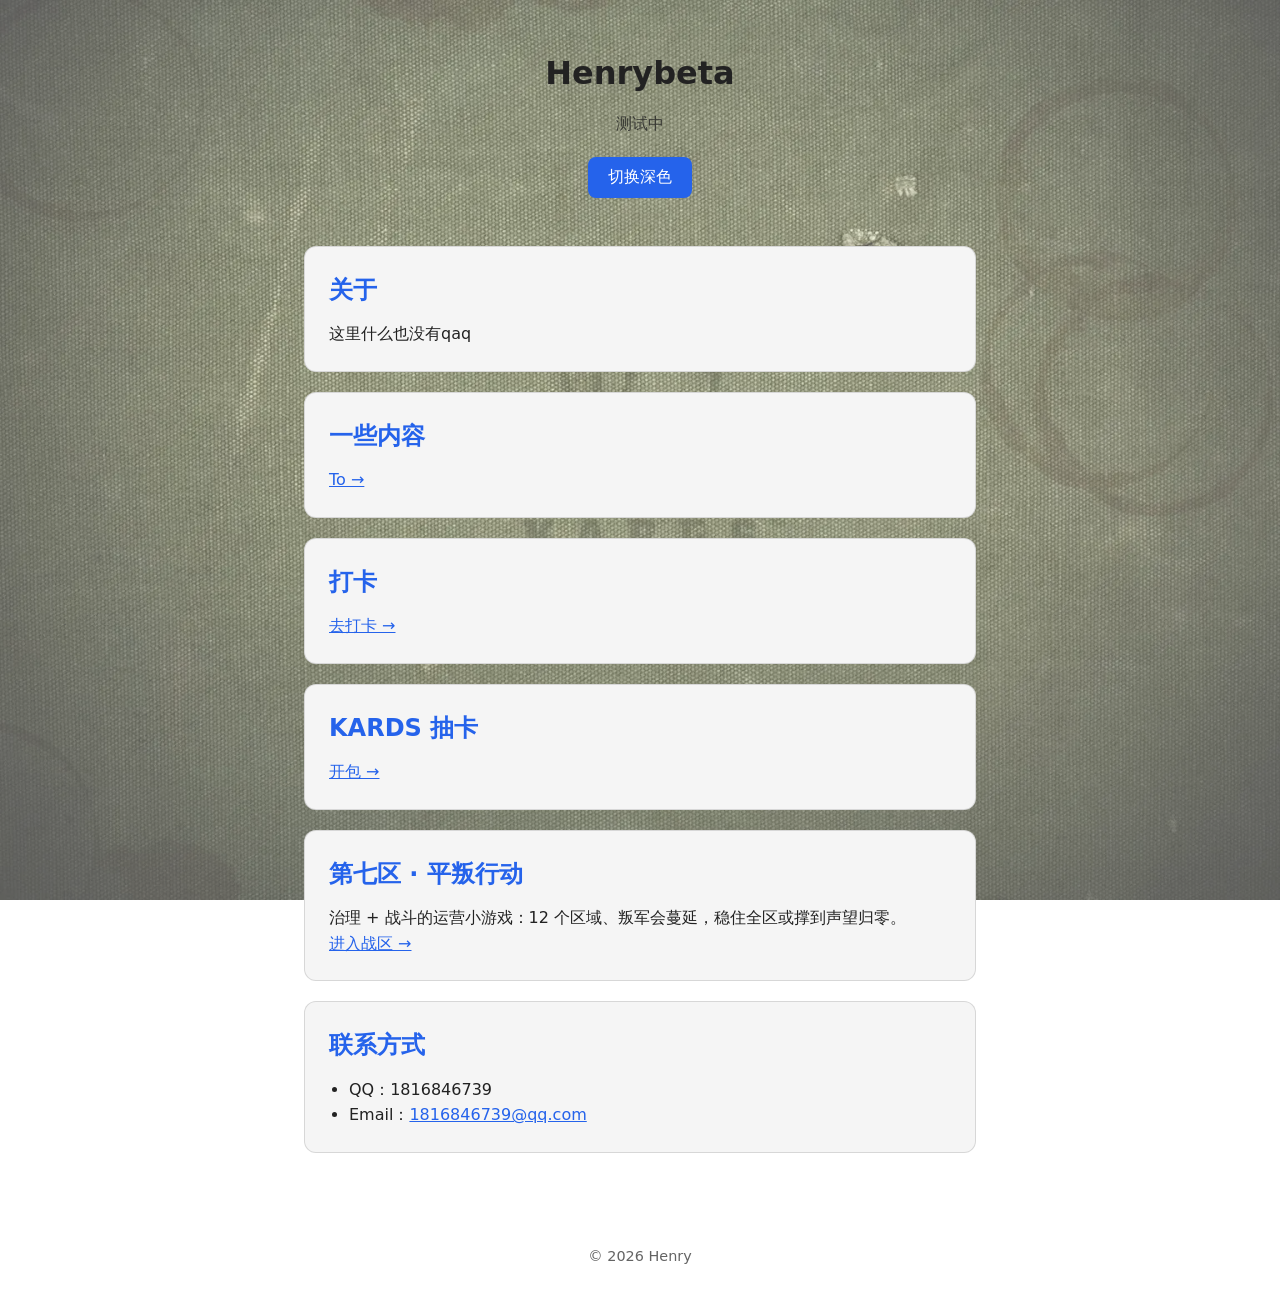
<file: index.html>
<!DOCTYPE html>
<html lang="zh-CN">
<head>
  <meta charset="UTF-8">
  <meta name="viewport" content="width=device-width, initial-scale=1.0">
  <title>Henry 的主页</title>
  <link rel="stylesheet" href="style.css">
  <!-- 内联执行：恢复主题，避免深色模式首屏白闪 -->
  <script>
    (function () {
      try {
        var saved = localStorage.getItem('theme');
        var dark = saved
          ? saved === 'dark'
          : window.matchMedia('(prefers-color-scheme: dark)').matches;
        if (dark) document.documentElement.classList.add('dark');
      } catch (e) { /* 存储不可用时忽略 */ }
    })();
  </script>
</head>
<body>
  <header>
    <h1>Henrybeta</h1>
    <p>测试中</p>
    <button id="themeBtn" type="button">切换深色</button>
  </header>

  <main>
    <section>
      <h2>关于</h2>
      <p>这里什么也没有qaq</p>
    </section>
    <section>
      <h2>一些内容</h2>
      <p><a href="blog.html">To →</a></p>
    </section>
    <section>
      <h2>打卡</h2>
      <p><a href="checkin.html">去打卡 →</a></p>
    </section>
    <section>
      <h2>KARDS 抽卡</h2>
      <p><a href="gacha.html">开包 →</a></p>
    </section>
    <section>
      <h2>第七区 · 平叛行动</h2>
      <p>治理 + 战斗的运营小游戏：12 个区域、叛军会蔓延，稳住全区或撑到声望归零。</p>
      <p><a href="sector.html">进入战区 →</a></p>
    </section>
    <section>
      <h2>联系方式</h2>
      <ul>
        <li>QQ：1816846739</li>
        <li>Email：<a href="mailto:1816846739@qq.com">1816846739@qq.com</a></li>
      </ul>
    </section>
  </main>

  <footer>
    <p>© <span id="year"></span> Henry</p>
  </footer>

  <script src="script.js"></script>
</body>
</html>
</file>
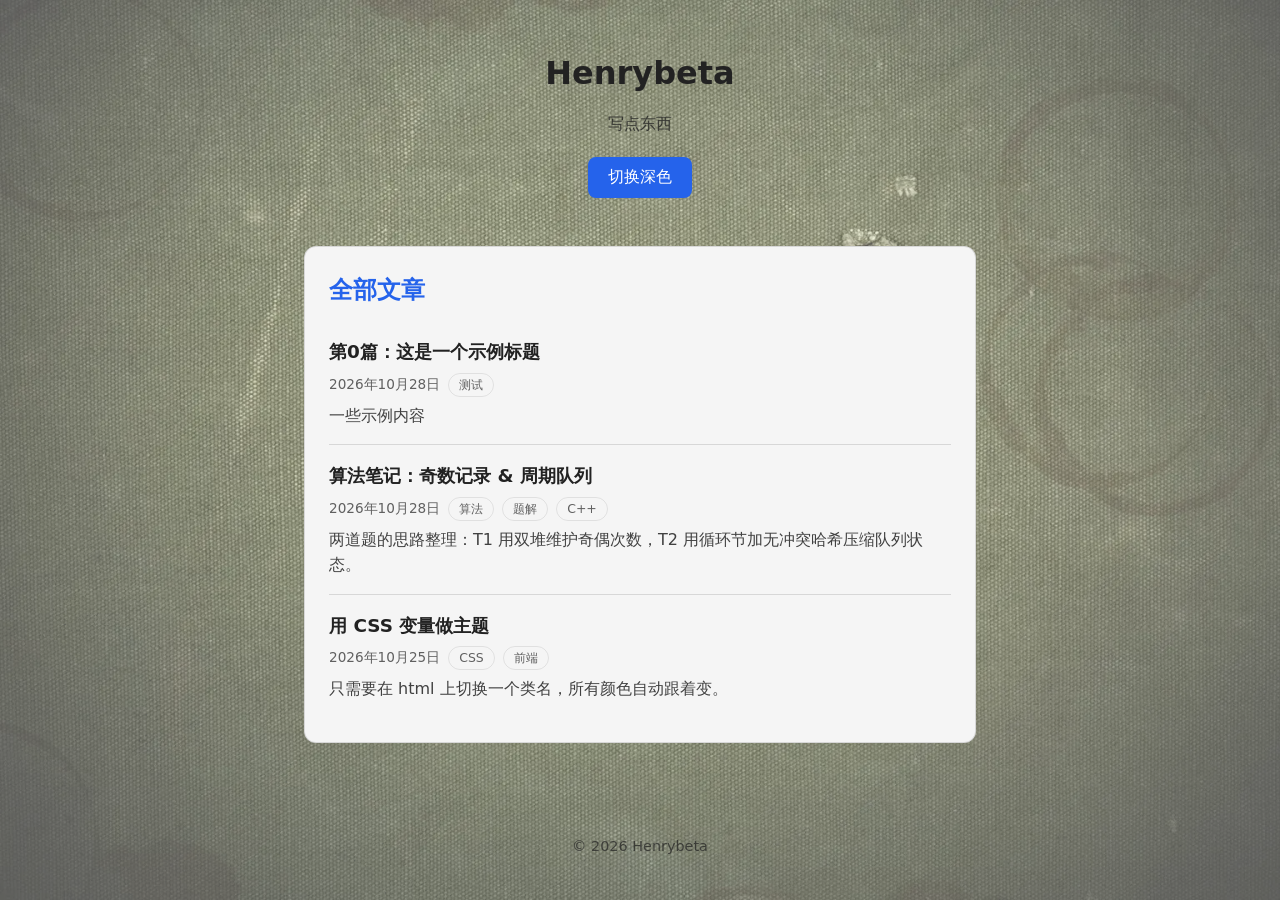
<file: blog.html>
<!DOCTYPE html>
<html lang="zh-CN">
<head>
  <meta charset="UTF-8">
  <meta name="viewport" content="width=device-width, initial-scale=1.0">
  <title>博客 · Henrybeta</title>
  <link rel="stylesheet" href="style.css">
  <script>
    (function () {
      try {
        var saved = localStorage.getItem('theme');
        var dark = saved
          ? saved === 'dark'
          : window.matchMedia('(prefers-color-scheme: dark)').matches;
        if (dark) document.documentElement.classList.add('dark');
      } catch (e) {}
    })();
  </script>
</head>
<body>
  <header>
    <h1><a href="index.html">Henrybeta</a></h1>
    <p>写点东西</p>
    <button id="themeBtn" type="button">切换深色</button>
  </header>

  <main>
    <section>
      <h2>全部文章</h2>
      <ul id="postList" class="post-list"></ul>
    </section>
  </main>

  <footer>
    <p>© <span id="year"></span> Henrybeta</p>
  </footer>

  <script src="posts.js"></script>
  <script src="script.js"></script>
</body>
</html>
</file>
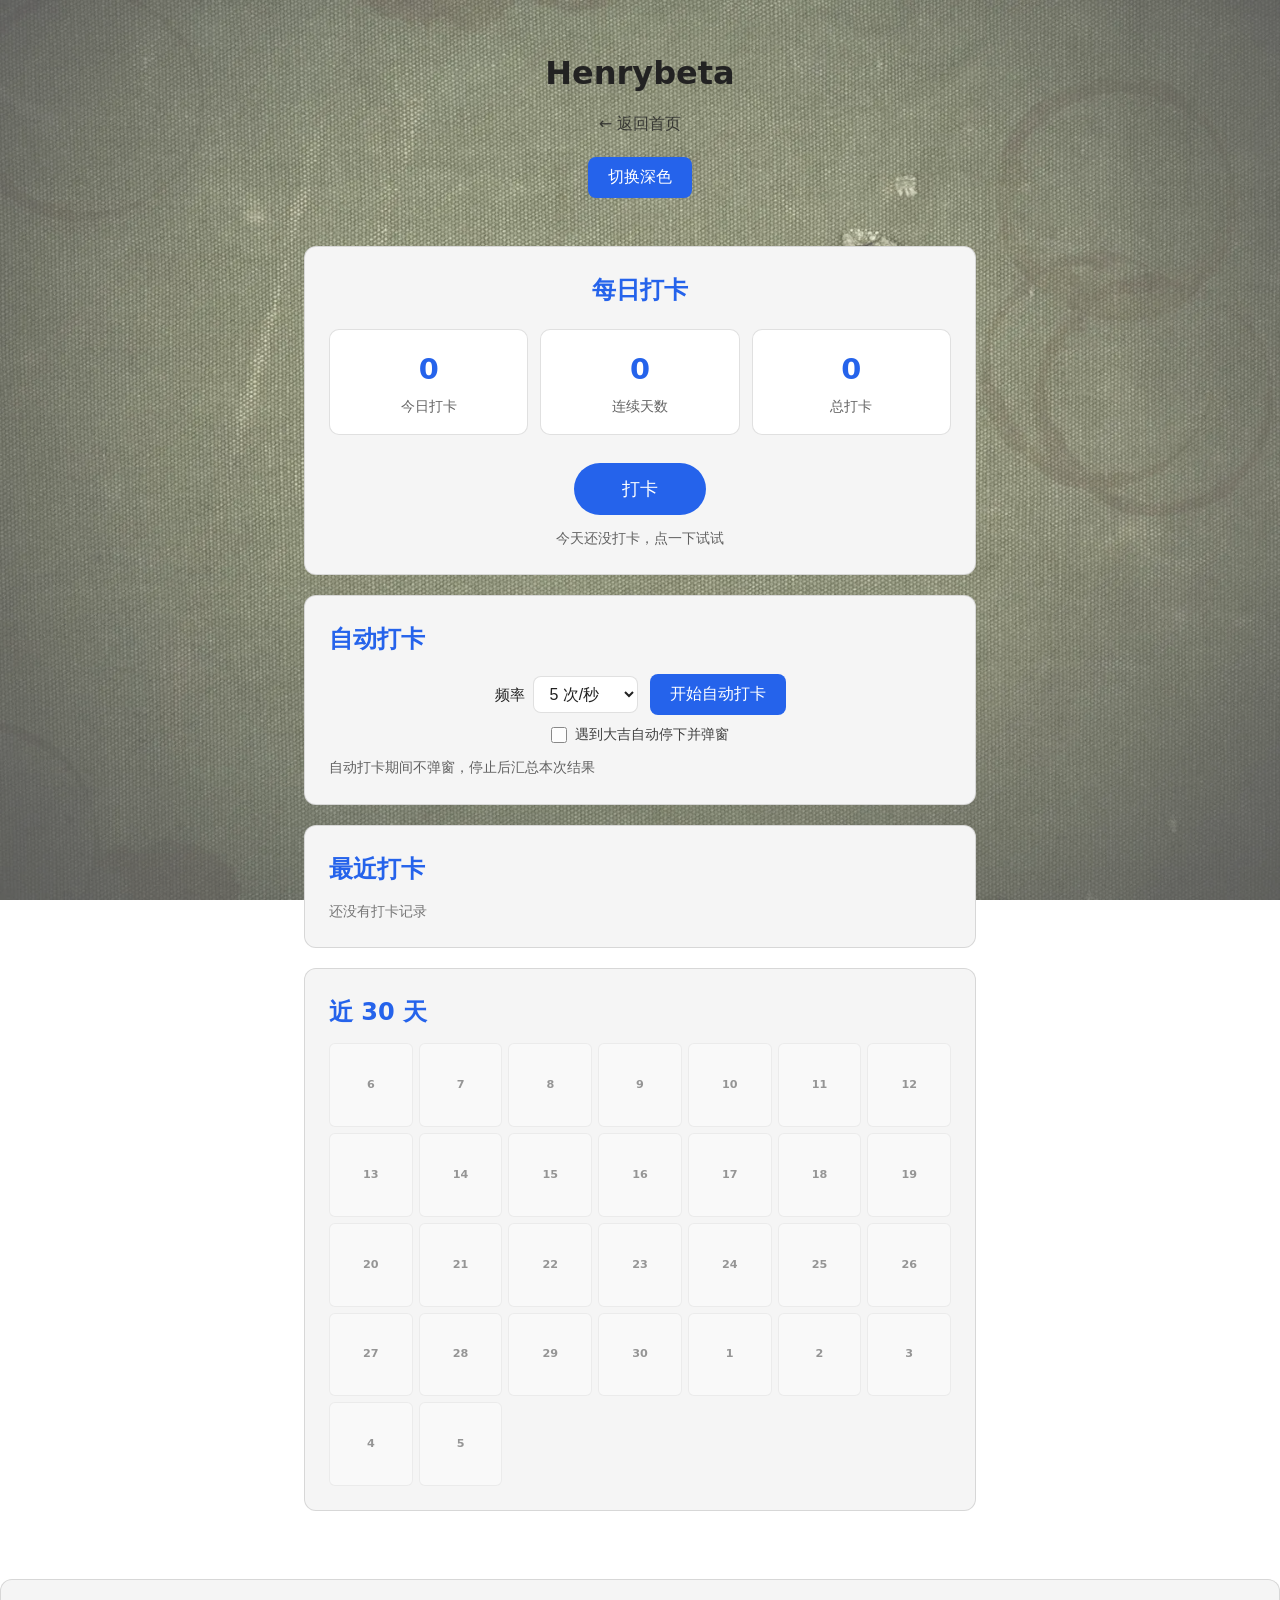
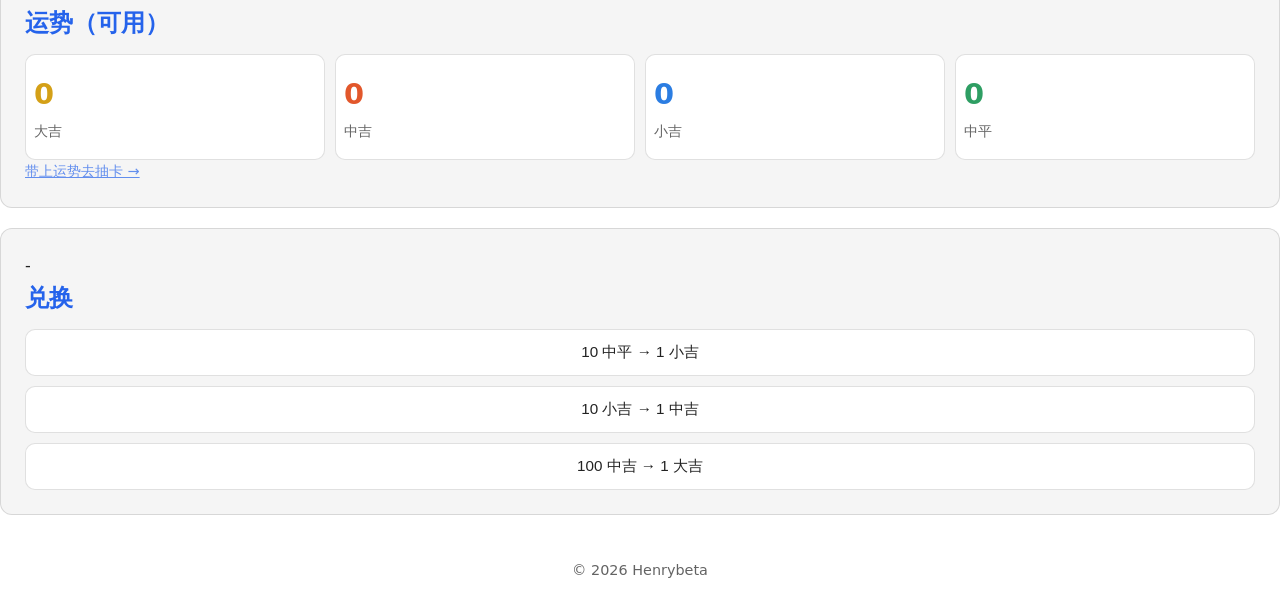
<file: checkin.html>
<!DOCTYPE html>
<html lang="zh-CN">
<head>
  <meta charset="UTF-8">
  <meta name="viewport" content="width=device-width, initial-scale=1.0">
  <title>打卡 · Henrybeta</title>
  <link rel="stylesheet" href="style.css">
  <script>
    (function () {
      try {
        var saved = localStorage.getItem('theme');
        var dark = saved
          ? saved === 'dark'
          : window.matchMedia('(prefers-color-scheme: dark)').matches;
        if (dark) document.documentElement.classList.add('dark');
      } catch (e) {}
    })();
  </script>
</head>
<body>
  <header>
    <h1><a href="index.html">Henrybeta</a></h1>
    <p><a href="index.html">← 返回首页</a></p>
    <button id="themeBtn" type="button">切换深色</button>
  </header>

  <main>
    <section class="checkin-card">
      <h2>每日打卡</h2>

      <div class="checkin-stats">
        <div class="stat">
          <span class="stat-value" id="todayCount">0</span>
          <span class="stat-label">今日打卡</span>
        </div>
        <div class="stat">
          <span class="stat-value" id="streak">0</span>
          <span class="stat-label">连续天数</span>
        </div>
        <div class="stat">
          <span class="stat-value" id="totalCount">0</span>
          <span class="stat-label">总打卡</span>
        </div>
      </div>

      <button id="checkinBtn" class="checkin-btn" type="button">打卡</button>
      <p class="checkin-hint" id="checkinHint">今天还没打卡，点一下试试</p>
    </section>
           <section>
      <h2>自动打卡</h2>
      <div class="auto-controls">
        <label>
          频率
          <select id="autoFreq">
            <option value="1">1 次/秒</option>
            <option value="2">2 次/秒</option>
            <option value="3">3 次/秒</option>
            <option value="4">4 次/秒</option>
            <option value="5" selected>5 次/秒</option>
            <option value="6">6 次/秒</option>
            <option value="7">7 次/秒</option>
            <option value="8">8 次/秒</option>
            <option value="9">9 次/秒</option>
            <option value="10">10 次/秒</option>
          </select>
        </label>
        <button id="autoBtn" type="button">开始自动打卡</button>
      </div>
      <label class="auto-option">
        <input type="checkbox" id="autoStopOnBig" />
        遇到大吉自动停下并弹窗
      </label>
      <p class="checkin-hint" id="autoHint">自动打卡期间不弹窗，停止后汇总本次结果</p>
    </section>
    <section>
      <h2>最近打卡</h2>
      <ul id="recentList" class="recent-list"></ul>
    </section>

    <section>
      <h2>近 30 天</h2>
      <div id="calendar" class="calendar"></div>
    </section>
  </main>
      <div id="fortuneModal" class="fortune-modal">
    <div class="fortune-box">
      <div class="fortune-name" id="fortuneName"></div>
      <div class="fortune-desc" id="fortuneDesc"></div>
      <button type="button" id="fortuneClose">收下</button>
    </div>
  </div>
  <div id="exchangeModal" class="fortune-modal">
    <div class="fortune-box">
      <div class="exchange-title">兑换成功</div>
      <div class="exchange-msg" id="exchangeMsg"></div>
      <button type="button" id="exchangeClose">好的</button>
    </div>
  </div>
      <section>
      <h2>运势（可用）</h2>
      <div class="fortune-stats">
        <div class="stat"><span class="stat-value fortune-big" id="fBig">0</span><span class="stat-label">大吉</span></div>
        <div class="stat"><span class="stat-value fortune-mid" id="fMid">0</span><span class="stat-label">中吉</span></div>
        <div class="stat"><span class="stat-value fortune-small" id="fSmall">0</span><span class="stat-label">小吉</span></div>
        <div class="stat"><span class="stat-value fortune-flat" id="fFlat">0</span><span class="stat-label">中平</span></div>
      </div>
      <p class="checkin-hint"><a href="gacha.html">带上运势去抽卡 →</a></p>
    </section>
    <section>-
      <h2>兑换</h2>
      <div class="exchange-list">
        <button class="exchange-btn" type="button"
                data-from="中平" data-to="小吉" data-cost="10" data-gain="1">
          10 中平 → 1 小吉
        </button>
        <button class="exchange-btn" type="button"
                data-from="小吉" data-to="中吉" data-cost="10" data-gain="1">
          10 小吉 → 1 中吉
        </button>
        <button class="exchange-btn" type="button"
                data-from="中吉" data-to="大吉" data-cost="100" data-gain="1">
          100 中吉 → 1 大吉
        </button>
      </div>
      <p class="checkin-hint" id="exchangeHint"></p>
    </section>
  <footer>
    <p>© <span id="year"></span> Henrybeta</p>
  </footer>

  <script src="script.js"></script>
  <script src="checkin.js"></script>
</body>
</html>
</file>
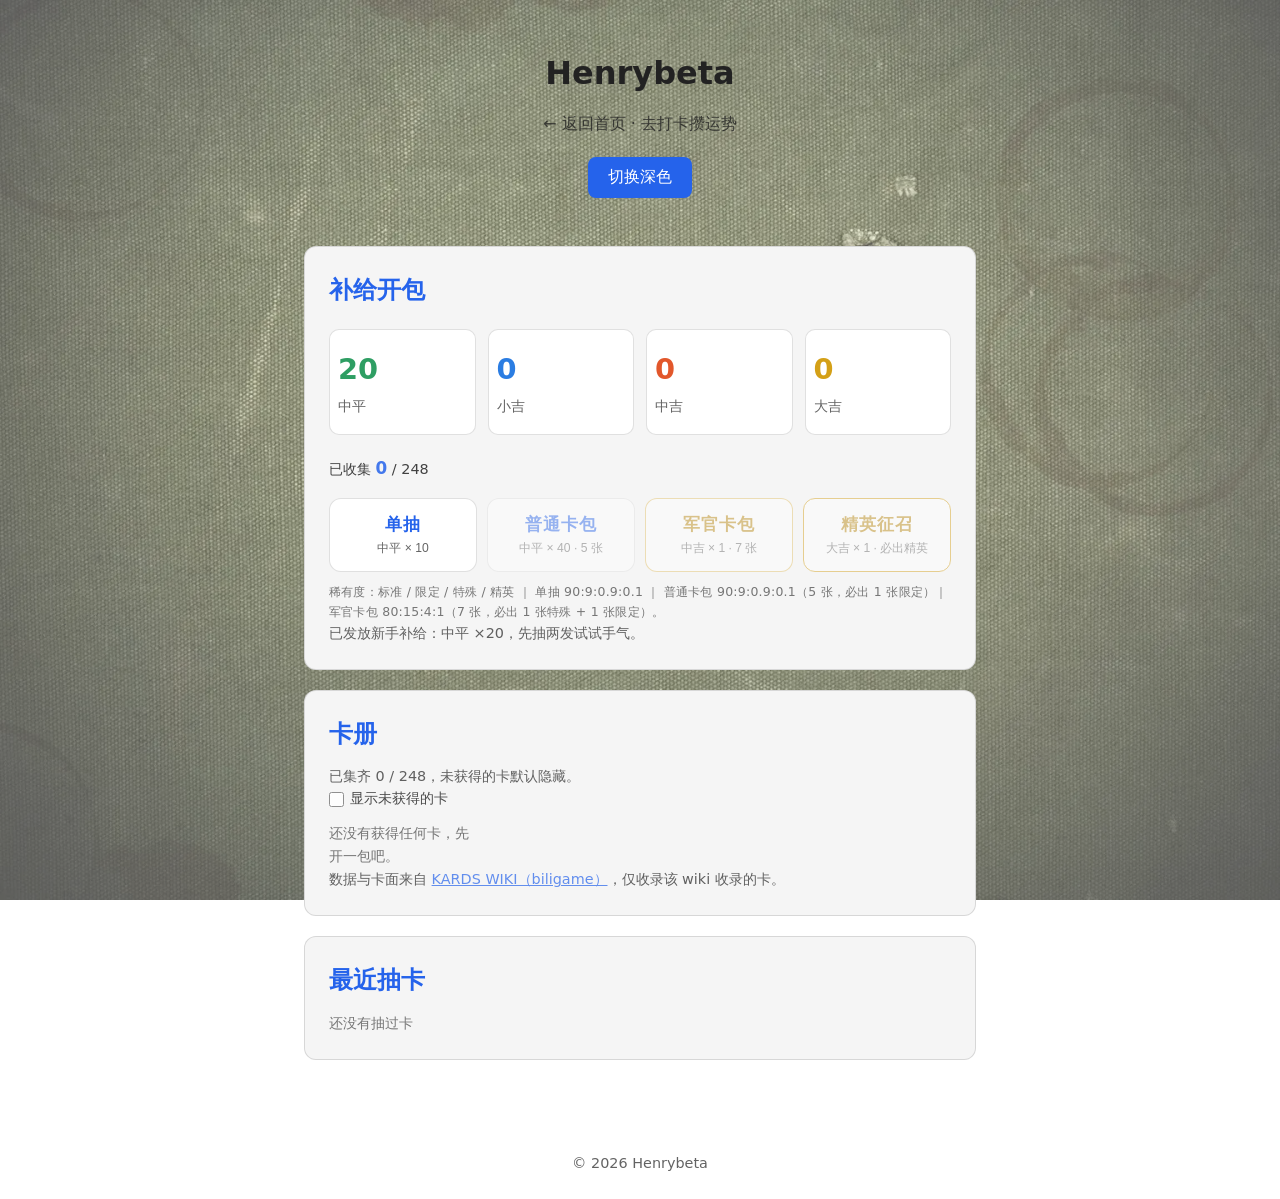
<file: gacha.html>
<!DOCTYPE html>
<html lang="zh-CN">
<head>
  <meta charset="UTF-8">
  <meta name="viewport" content="width=device-width, initial-scale=1.0">
  <title>KARDS 抽卡 · Henrybeta</title>
  <link rel="stylesheet" href="style.css">
  <script>
    (function () {
      try {
        var saved = localStorage.getItem('theme');
        var dark = saved
          ? saved === 'dark'
          : window.matchMedia('(prefers-color-scheme: dark)').matches;
        if (dark) document.documentElement.classList.add('dark');
      } catch (e) {}
    })();
  </script>
</head>
<body>
  <header>
    <h1><a href="index.html">Henrybeta</a></h1>
    <p><a href="index.html">← 返回首页</a> · <a href="checkin.html">去打卡攒运势</a></p>
    <button id="themeBtn" type="button">切换深色</button>
  </header>

  <main>
    <section class="gacha-panel">
      <h2>补给开包</h2>

      <div class="checkin-stats gacha-stats">
        <div class="stat">
          <span class="stat-value fortune-flat" id="gFlat">0</span>
          <span class="stat-label">中平</span>
        </div>
        <div class="stat">
          <span class="stat-value fortune-small" id="gSmall">0</span>
          <span class="stat-label">小吉</span>
        </div>
        <div class="stat">
          <span class="stat-value fortune-mid" id="gMid">0</span>
          <span class="stat-label">中吉</span>
        </div>
        <div class="stat">
          <span class="stat-value fortune-big" id="gBig">0</span>
          <span class="stat-label">大吉</span>
        </div>
      </div>

      <p class="gacha-line">
        已收集 <strong id="collected">0</strong> / <span id="totalCards">0</span>
      </p>

      <div class="gacha-actions">
        <button class="gacha-btn" type="button" id="drawOne">
          <span class="gacha-btn-title">单抽</span>
          <span class="gacha-btn-cost">中平 × 10</span>
        </button>
        <button class="gacha-btn" type="button" id="drawFive">
          <span class="gacha-btn-title">普通卡包</span>
          <span class="gacha-btn-cost">中平 × 40 · 5 张</span>
        </button>
        <button class="gacha-btn gacha-btn-pack" type="button" id="drawPack">
          <span class="gacha-btn-title">军官卡包</span>
          <span class="gacha-btn-cost">中吉 × 1 · 7 张</span>
        </button>
        <button class="gacha-btn gacha-btn-elite" type="button" id="drawElite">
          <span class="gacha-btn-title">精英征召</span>
          <span class="gacha-btn-cost">大吉 × 1 · 必出精英</span>
        </button>
      </div>

      <p class="gacha-rate">稀有度：标准 / 限定 / 特殊 / 精英 ｜ 单抽 90:9:0.9:0.1 ｜ 普通卡包 90:9:0.9:0.1（5 张，必出 1 张限定）｜ 军官卡包 80:15:4:1（7 张，必出 1 张特殊 + 1 张限定）。</p>
      <p class="checkin-hint" id="gachaHint" aria-live="polite">点一下开包，限定以上会有专属边框。</p>
    </section>

    <section class="gacha-result" id="resultSection" aria-live="polite" hidden>
      <h2>本次战果</h2>
      <div class="gacha-result-grid" id="resultGrid"></div>
      <div class="gacha-result-foot">
        <button type="button" id="flipAll">全部翻开</button>
        <button type="button" id="resultClose">收下</button>
      </div>
    </section>

    <section>
      <h2>卡册</h2>
      <p class="checkin-hint" id="collectionHint">未获得的卡默认隐藏，可勾选下方开关查看。</p>
      <label class="kards-filter"><input type="checkbox" id="showLocked"> 显示未获得的卡</label>
      <div class="kards-grid" id="collection"></div>
      <p class="checkin-hint">数据与卡面来自 <a href="https://wiki.biligame.com/kards" target="_blank" rel="noopener noreferrer">KARDS WIKI（biligame）</a>，仅收录该 wiki 收录的卡。</p>
    </section>

    <section>
      <h2>最近抽卡</h2>
      <ul class="kards-log" id="history"></ul>
    </section>
  </main>

  <div class="inspect-layer" id="inspectLayer" hidden>
    <div class="inspect-card" id="inspectCard" role="dialog" aria-label="卡牌检视">
      <button class="inspect-close" id="inspectClose" type="button" aria-label="关闭检视">×</button>
      <img class="inspect-img" id="inspectImg" alt="" draggable="false">
      <div class="inspect-art-fallback" id="inspectFallback" hidden></div>
      <div class="inspect-meta">
        <span class="inspect-name" id="inspectName"></span>
        <span class="inspect-count" id="inspectCount"></span>
        <span class="inspect-rarity" id="inspectRarity"></span>
      </div>
      <div class="inspect-hint">拖动卡面可随意挪动 · Esc 关闭</div>
    </div>
  </div>

  <footer>
    <p>© <span id="year"></span> Henrybeta</p>
  </footer>

  <script src="script.js"></script>
  <script src="kards-cards.js"></script>
  <script src="gacha.js"></script>
</body>
</html>
</file>
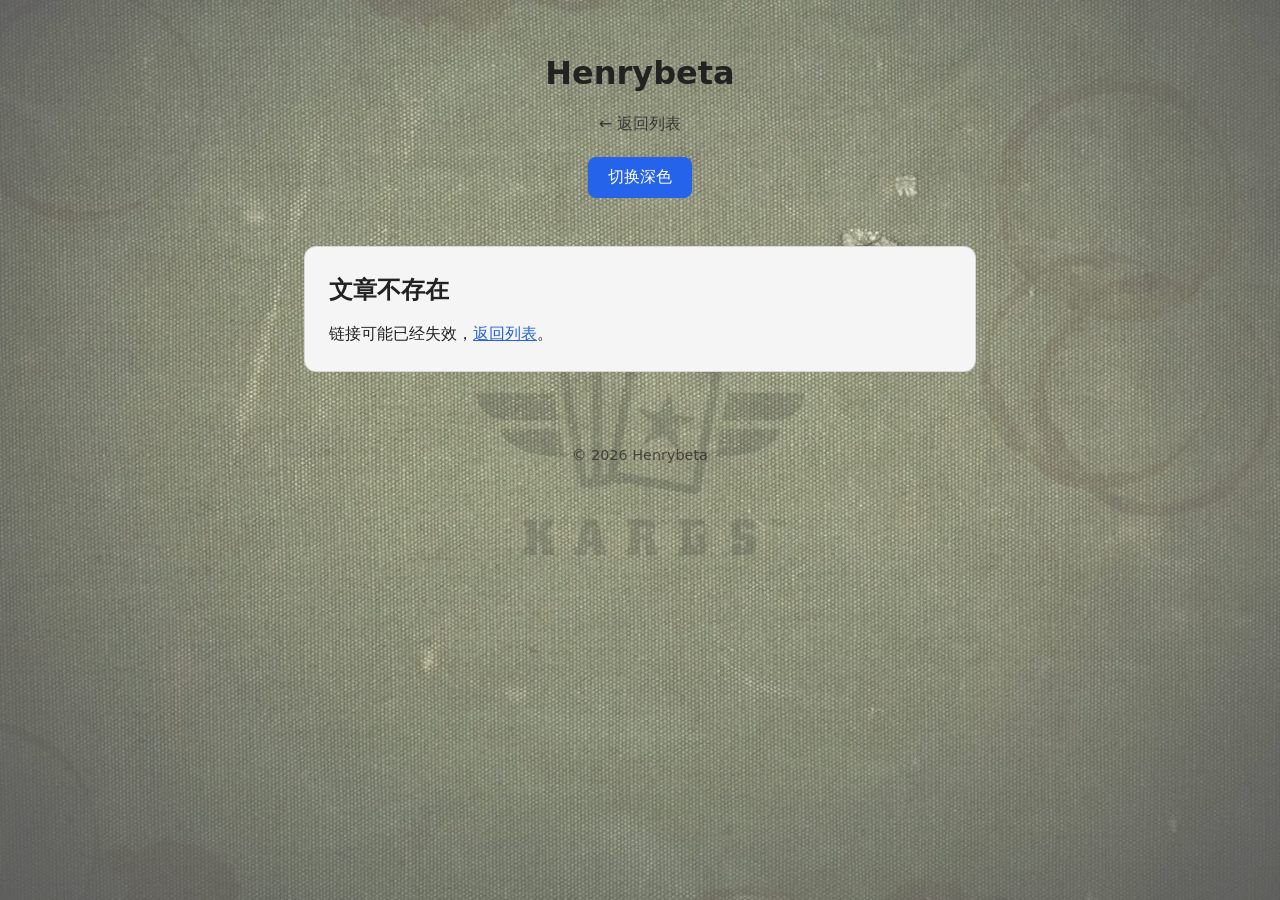
<file: post.html>
<!DOCTYPE html>
<html lang="zh-CN">
<head>
  <meta charset="UTF-8">
  <meta name="viewport" content="width=device-width, initial-scale=1.0">
  <title>文章 · Henrybeta</title>
  <link rel="stylesheet" href="style.css">
  <script>
    (function () {
      try {
        var saved = localStorage.getItem('theme');
        var dark = saved
          ? saved === 'dark'
          : window.matchMedia('(prefers-color-scheme: dark)').matches;
        if (dark) document.documentElement.classList.add('dark');
      } catch (e) {}
    })();
  </script>
</head>
<body>
  <header>
    <h1><a href="index.html">Henrybeta</a></h1>
    <p><a href="blog.html">← 返回列表</a></p>
    <button id="themeBtn" type="button">切换深色</button>
  </header>

  <main>
    <article id="post" class="post-body"></article>
  </main>

  <footer>
    <p>© <span id="year"></span> Henrybeta</p>
  </footer>

  <script src="posts.js"></script>
  <script src="script.js"></script>
</body>
</html>
</file>
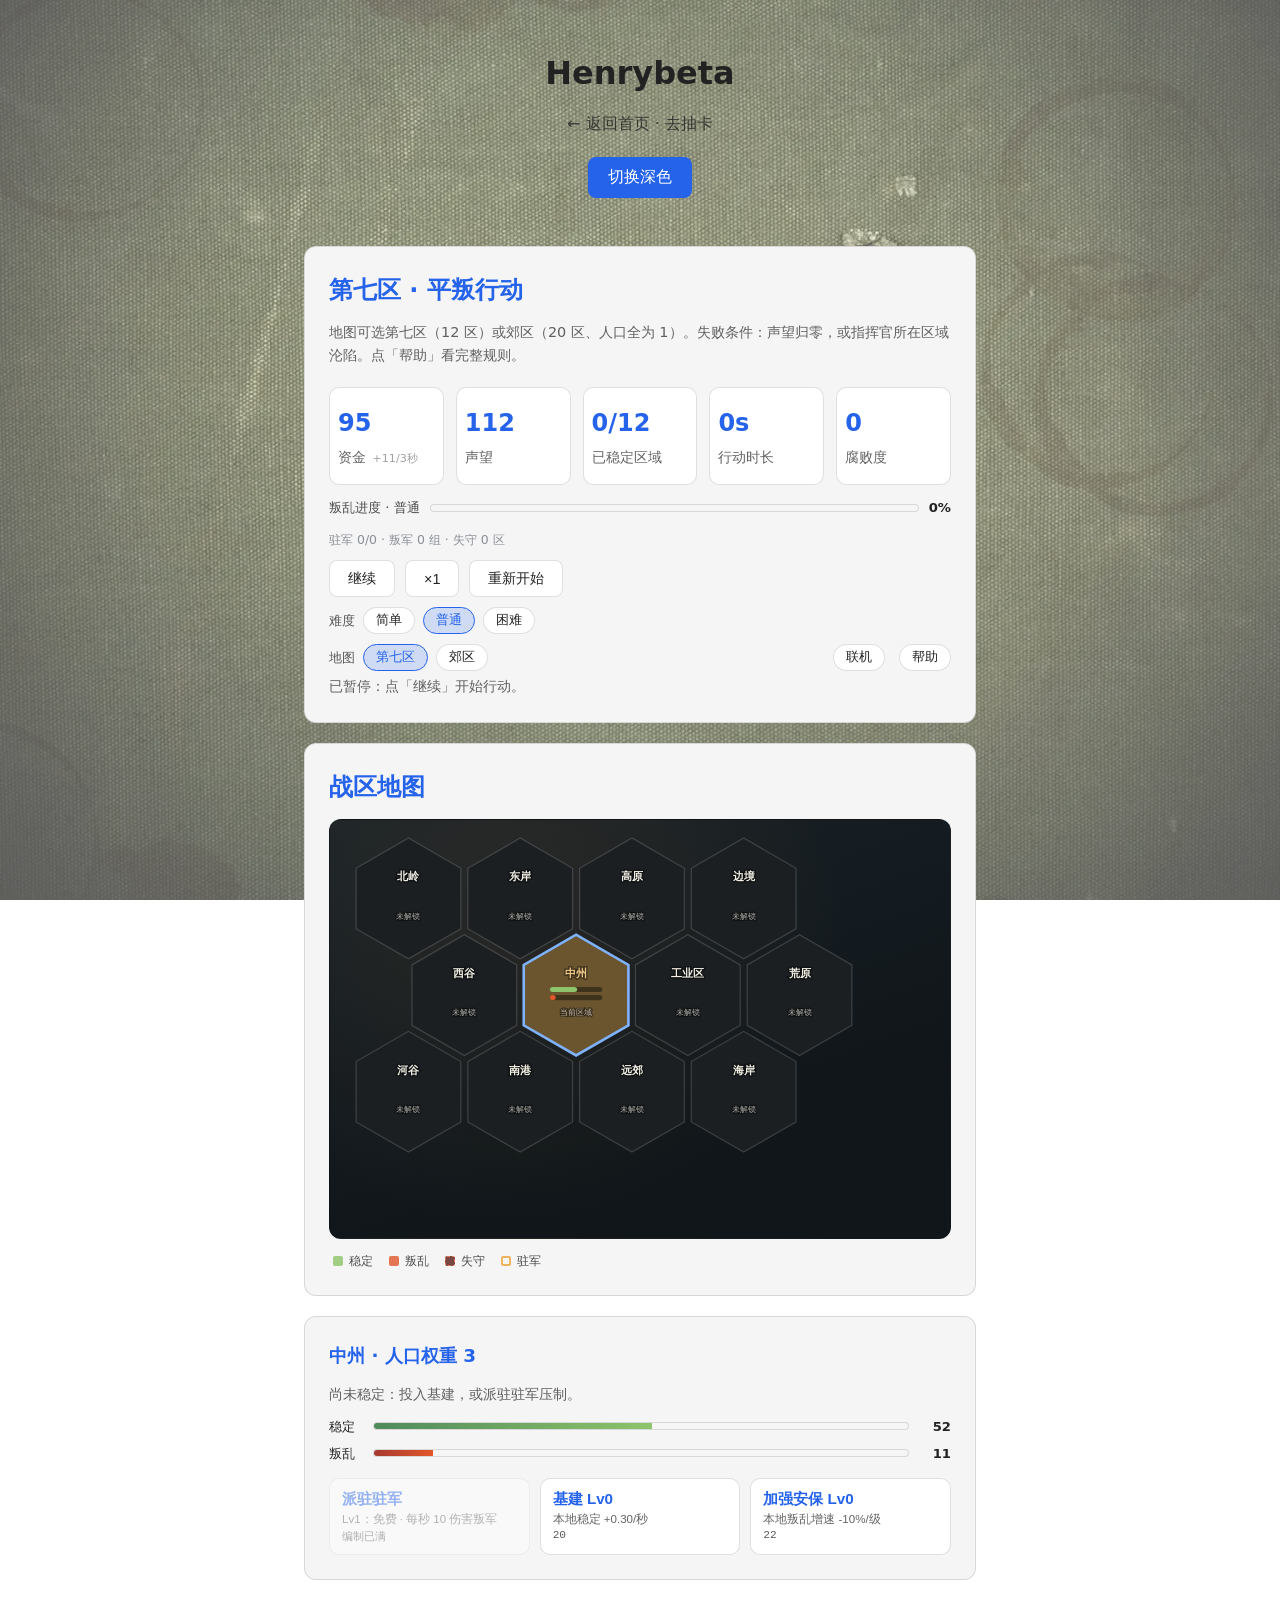
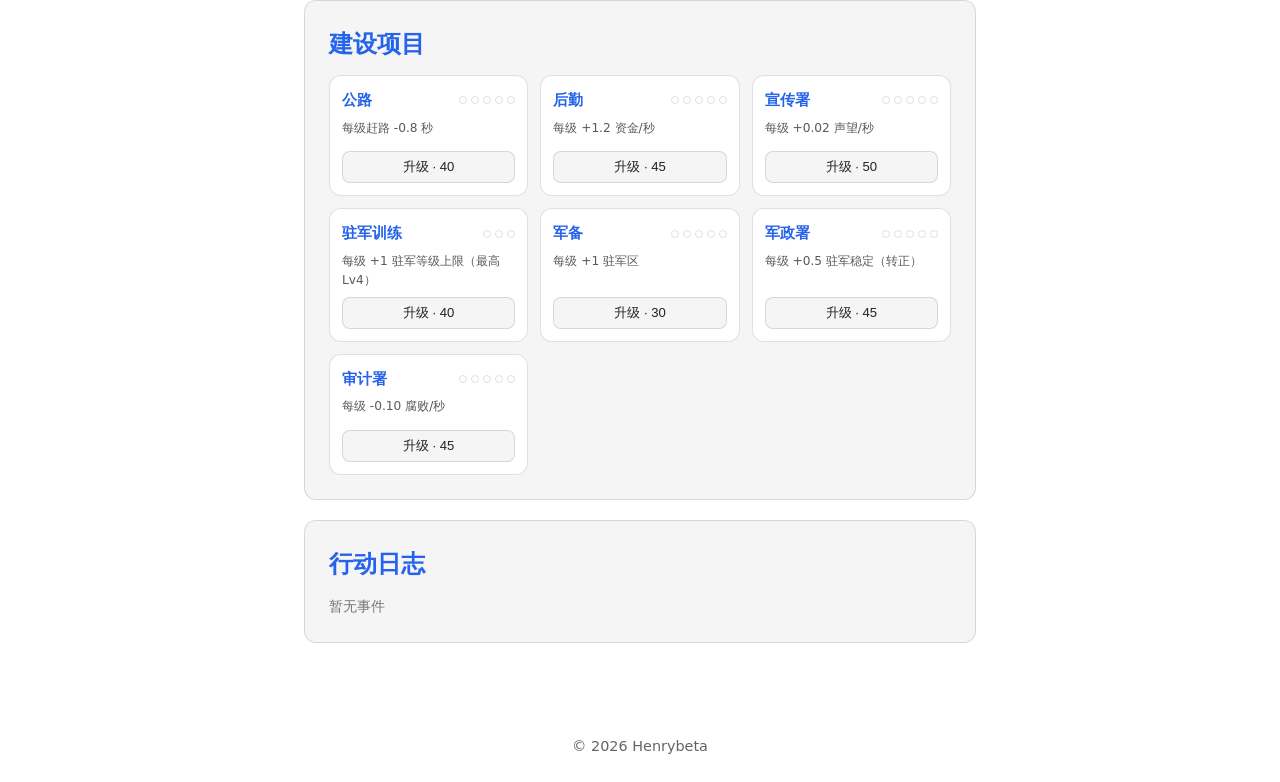
<file: sector.html>
<!DOCTYPE html>
<html lang="zh-CN">
<head>
  <meta charset="UTF-8">
  <meta name="viewport" content="width=device-width, initial-scale=1.0">
  <title>第七区 · 平叛行动 · Henrybeta</title>
  <link rel="stylesheet" href="style.css">
  <script>
    (function () {
      try {
        var saved = localStorage.getItem('theme');
        var dark = saved
          ? saved === 'dark'
          : window.matchMedia('(prefers-color-scheme: dark)').matches;
        if (dark) document.documentElement.classList.add('dark');
      } catch (e) {}
    })();
  </script>
</head>
<body>
  <header>
    <h1><a href="index.html">Henrybeta</a></h1>
    <p><a href="index.html">← 返回首页</a> · <a href="gacha.html">去抽卡</a></p>
    <button id="themeBtn" type="button">切换深色</button>
  </header>

  <main>
    <section class="ops-brief">
      <h2>第七区 · 平叛行动</h2>
      <p class="checkin-hint">地图可选第七区（12 区）或郊区（20 区、人口全为 1）。失败条件：声望归零，或指挥官所在区域沦陷。点「帮助」看完整规则。</p>

      <div class="checkin-stats ops-stats">
        <div class="stat">
          <span class="stat-value" id="opsBudget">0</span>
          <span class="stat-label">资金 <small id="opsIncome">+0/秒</small></span>
        </div>
        <div class="stat">
          <span class="stat-value" id="opsRep">100</span>
          <span class="stat-label">声望</span>
        </div>
        <div class="stat">
          <span class="stat-value" id="opsStable">0/7</span>
          <span class="stat-label">已稳定区域</span>
        </div>
        <div class="stat">
          <span class="stat-value" id="opsTime">0s</span>
          <span class="stat-label">行动时长</span>
        </div>
        <div class="stat">
          <span class="stat-value" id="opsCorrupt">0</span>
          <span class="stat-label">腐败度</span>
        </div>
      </div>

      <div class="ops-threat">
        <span class="threat-name" id="threatLabel">叛乱威胁</span>
        <div class="threat-track"><div class="threat-fill" id="threatFill"></div></div>
        <b id="threatNum">0%</b>
      </div>
      <p class="ops-meta" id="opsMeta">驻军区 0/0</p>

      <div class="ops-controls">
        <button id="opsPause" type="button">暂停</button>
        <button id="opsSpeed" type="button">×1</button>
        <button id="opsRestart" type="button">重新开始</button>
      </div>

      <div class="ops-diff" id="opsDiff">
        <span>难度</span>
        <button type="button" data-diff="easy">简单</button>
        <button type="button" data-diff="normal">普通</button>
        <button type="button" data-diff="hard">困难</button>
      </div>
      <div class="ops-diff" id="opsMapPick">
        <span>地图</span>
        <button type="button" data-map="core">第七区</button>
        <button type="button" data-map="suburb">郊区</button>
        <button type="button" id="opsNetToggle" class="net-toggle">联机</button>
        <button type="button" id="opsHelpToggle" class="help-toggle">帮助</button>
      </div>

      <div class="ops-net hidden" id="opsNet">
        <div class="ops-net-row">
          <span>模式</span>
          <button type="button" data-mode="coop" class="on">合作</button>
          <button type="button" data-mode="versus">对抗</button>
        </div>
        <div class="ops-net-row">
          <button type="button" id="netCreate">创建房间</button>
          <input id="netCode" maxlength="5" placeholder="房间码" autocomplete="off" />
          <button type="button" id="netJoin">加入</button>
          <button type="button" id="netLeave" class="hidden">断开</button>
        </div>
        <div class="ops-net-row">
          <span>服务器</span>
          <input id="netUrl" class="net-url" autocomplete="off" />
        </div>
        <p class="ops-net-status" id="netStatus">未连接 · 先运行 node sector-server.js，默认连当前地址</p>
      </div>
      <p class="checkin-hint" id="opsHint">只有中州有视野：叛军会占据地块、提高当地叛乱，被压制时会逃向未稳定区域。地图上的 ! 就是叛军位置。</p>
    </section>

    <section class="ops-map-card">
      <h2>战区地图</h2>
      <div class="ops-map-wrap">
        <svg id="opsMap" viewBox="0 0 600 400" role="img" aria-label="第七区战区地图"></svg>
      </div>
      <div class="ops-legend">
        <span><i class="lg lg-stable"></i>稳定</span>
        <span><i class="lg lg-unrest"></i>叛乱</span>
        <span><i class="lg lg-lost"></i>失守</span>
        <span><i class="lg lg-garrison"></i>驻军</span>
      </div>
    </section>

    <section id="zonePanel" class="zone-panel">
      <h2 id="zoneName">区域</h2>
      <p class="checkin-hint" id="zoneMeta"></p>
      <div class="zone-bars" id="zoneBars">
        <div class="zone-bar">
          <span>稳定</span>
          <div class="zone-track"><div class="zone-fill zone-fill-s" id="zoneStab"></div></div>
          <b id="zoneStabNum">0</b>
        </div>
        <div class="zone-bar">
          <span>叛乱</span>
          <div class="zone-track"><div class="zone-fill zone-fill-i" id="zoneIns"></div></div>
          <b id="zoneInsNum">0</b>
        </div>
      </div>
      <div class="zone-actions">
        <button class="zone-act zone-act-wide hidden" type="button" id="actUnlock">
          <span class="za-name">解锁情报</span><span class="za-desc">解锁后可见局势并采取行动</span><span class="za-cost">20</span>
        </button>
        <button class="zone-act zone-act-wide hidden" type="button" id="actTravel">
          <span class="za-name">确认前往</span><span class="za-desc">点这里才会出发，赶路期间无法行动</span><span class="za-cost">3.6s</span>
        </button>
        <button class="zone-act" type="button" id="actGarrison">
          <span class="za-name">派驻驻军</span><span class="za-desc">免费 · 可跨区域远程调度</span><span class="za-cost">免费</span>
        </button>
        <button class="zone-act" type="button" id="actInfra">
          <span class="za-name">基建</span><span class="za-desc">本地稳定 +0.30/秒</span><span class="za-cost">20</span>
        </button>
        <button class="zone-act" type="button" id="actSecurity">
          <span class="za-name">加强安保</span><span class="za-desc">极低速清理本地叛军</span><span class="za-cost">22</span>
        </button>

      </div>
      <button class="garrison-exit hidden" type="button" id="garrisonExit">撤出驻军</button>
      <p class="zone-rebel hidden" id="zoneRebel"></p>
      <p class="checkin-hint" id="zoneHint"></p>
    </section>

    <section class="ops-initiatives">
      <h2>建设项目</h2>
      <div class="init-grid" id="initGrid"></div>
    </section>

    <section class="ops-log-card">
      <h2>行动日志</h2>
      <ul class="ops-log" id="opsLog"></ul>
    </section>
  </main>

  <div class="ops-toasts" id="opsToasts" aria-live="polite"></div>

  <div class="ops-help" id="opsHelp" hidden>
    <div class="ops-help-box">
      <h2>玩法帮助</h2>
      <div class="ops-help-body">
        <h3>目标</h3>
        <p>让所有已解锁区域进入「稳定」：稳定 ≥ 82、叛乱 ≤ 15，且区内没有叛军。未解锁区域不要求。</p>
        <h3>失败条件</h3>
        <p><b>声望归零</b>，或<b>指挥官所在区域沦陷</b>（你当前停留的地块被叛军占领）。指挥官在地图上有「当前区域」标记，别把自己送到失守区。</p>
        <h3>资源</h3>
        <p>资金每 3 秒结算一次；声望用于衡量局势，宣传署可以缓慢回复；腐败会让所有项目和扩展开销上涨。</p>
        <h3>行动</h3>
        <p>点地图只选中，**确认前往**后才会赶路；赶路时间随距离、山地和公路等级变化。<br>
        解锁视野只能解锁与已解锁区域相邻的地块。<br>
        驻军免费、可跨区域下达，但按赶路时间抵达（本区即时），调遣中占编制；等级上限初始 Lv1，靠全局项目「驻军训练」升到 Lv4。<br>
        驻军对叛军伤害随等级提升（10/20/30/40 每秒），但对稳定的压制固定 −0.5/秒，靠「军政署」转正。<br>
        基建/安保是本地项目，需到场建设，同一区域一次只能施工一个：基建加稳定，安保以极低速度清剿叛军。</p>
        <h3>叛军</h3>
        <p>叛军占住地块会持续抬高叛乱；等级越高越难打，低等级驻军打不动高等级叛军。被打垮时会突围，连续突围两次后组织崩溃才会被围歼。失守区里的叛军会主动进攻相邻地块。叛军数量不设上限。</p>
        <h3>事件</h3>
        <p>出现失守区后才会触发事件；事件会居中弹窗并暂停游戏，选项各有取舍。</p>
        <h3>全局项目</h3>
        <p>公路（赶路更快）、后勤（资金收入）、宣传署（缓慢回声望）、驻军训练（驻军等级上限）、军备（驻军区数量）、军政署（驻军稳定转正）、审计署（压腐败）。</p>
        <h3>联机</h3>
        <p>合作：房主跑模拟，双方共同操作。对抗：各自经营，先达成目标者胜。需要先在本机或服务器运行 <code>node sector-server.js</code>。</p>
      </div>
      <button type="button" id="opsHelpClose">知道了</button>
    </div>
  </div>

  <div class="ops-event" id="opsEvent" hidden>
    <div class="ops-event-box">
      <h2 id="eventTitle">事件</h2>
      <p id="eventText"></p>
      <div class="ops-event-options" id="eventOptions"></div>
      <p class="checkin-hint">处理事件时行动暂停</p>
    </div>
  </div>

  <div class="ops-result" id="opsResult" hidden>
    <div class="ops-result-box">
      <h2 id="resultTitle">行动结束</h2>
      <p id="resultText"></p>
      <div class="ops-result-stats" id="resultStats"></div>
      <button id="resultRestart" type="button">再来一次</button>
    </div>
  </div>

  <footer>
    <p>© <span id="year"></span> Henrybeta</p>
  </footer>

  <script src="script.js"></script>
  <script src="sector-core.js"></script>
  <script src="sector-net.js"></script>
  <script src="sector.js"></script>
</body>
</html>
</file>
<file: style.css>
/* ===== 1. 全局变量，方便切换主题 ===== */
:root {
  --bg: #ffffff;
  --text: #222222;
  --card: #f5f5f5;
  --accent: #2563eb;
  --btn-bg: #2563eb;
  --btn-text: #ffffff;
  --border: rgba(0, 0, 0, 0.12);
  color-scheme: light;              /* 让原生控件、滚动条跟随主题 */

  --bg-image: url("background.webp");       /* 背景图 */
  --overlay: rgba(255, 255, 255, 0.35);     /* 浅色遮罩 */
}

/* 深色主题：给 <html> 加 dark 类时生效 */
html.dark {
  --bg: #121212;
  --text: #eaeaea;
  --card: #1e1e1e;
  --accent: #60a5fa;
  --btn-bg: #60a5fa;
  --btn-text: #0b1220;              /* 亮底深字，保证对比度 */
  --border: rgba(255, 255, 255, 0.15);
  color-scheme: dark;

  --overlay: rgba(0, 0, 0, 0.50);
}

/* ===== 2. 基础重置 ===== */
* {
  margin: 0;
  padding: 0;
  box-sizing: border-box;
}

body {
  font-family: system-ui, -apple-system, "Segoe UI", "PingFang SC",
    "Microsoft YaHei", sans-serif;
  color: var(--text);
  line-height: 1.6;

  background-color: var(--bg);
  background-image: var(--bg-image);
  background-size: cover;
  background-position: center;
  background-repeat: no-repeat;
  background-attachment: fixed;

  min-height: 100vh;
  min-height: 100dvh;   /* iOS 地址栏收起/展开时不溢出 */

  position: relative;
  isolation: isolate;   /* 让遮罩落在背景之上、内容之下 */

  transition: color 0.3s;
}

/* 遮罩单独放在伪元素上：切主题时能平滑过渡颜色 */
body::before {
  content: "";
  position: fixed;
  inset: 0;
  z-index: -1;
  background-color: var(--overlay);
  transition: background-color 0.3s;
  pointer-events: none;
}

a { color: var(--accent); }

/* ===== 3. 布局 ===== */
header {
  padding: 48px 24px;
  text-align: center;
}

header h1 {
  font-size: 2rem;
  margin-bottom: 12px;
}

header p {
  margin-bottom: 20px;
  opacity: 0.8;
}

main {
  max-width: 720px;
  margin: 0 auto;
  padding: 0 24px 48px;
}

section {
  background: var(--card);
  border-radius: 12px;
  padding: 24px;
  margin-bottom: 20px;
  border: 1px solid var(--border);
}

section h2 {
  margin-bottom: 12px;
  color: var(--accent);
}

ul {
  padding-left: 20px;
}

footer {
  text-align: center;
  padding: 24px;
  font-size: 0.9rem;
  opacity: 0.7;
}

/* ===== 4. 按钮 ===== */
button {
  padding: 10px 20px;
  border: none;
  border-radius: 8px;
  background: var(--btn-bg);
  color: var(--btn-text);
  font-size: 1rem;
  cursor: pointer;
  transition: opacity 0.2s;
}

button:hover { opacity: 0.85; }

button:focus-visible {
  outline: 2px solid var(--accent);
  outline-offset: 3px;
}

/* ===== 5. 博客 ===== */
header h1 a,
header p a,
.post-title {
  color: inherit;
  text-decoration: none;
}

header h1 a:hover,
header p a:hover,
.post-title:hover {
  color: var(--accent);
}

.post-list {
  list-style: none;
  padding: 0;
}

.post-item {
  padding: 16px 0;
  border-bottom: 1px solid var(--border);
}

.post-item:last-child { border-bottom: none; }

.post-title {
  font-size: 1.15rem;
  font-weight: 600;
}

.post-meta {
  font-size: 0.85rem;
  opacity: 0.7;
  margin: 6px 0;
  display: flex;
  flex-wrap: wrap;
  gap: 8px;
  align-items: center;
}

.tag {
  background: transparent;      /* 深色下不再出现暗块 */
  border: 1px solid var(--border);
  border-radius: 999px;
  padding: 1px 10px;
  font-size: 0.78rem;
}

.post-summary {
  opacity: 0.85;
  margin-top: 4px;
}

.post-body {
  background: var(--card);
  border: 1px solid var(--border);
  border-radius: 12px;
  padding: 24px;
}

.post-body h2 {
  margin-bottom: 12px;
  font-size: 1.5rem;
}

.post-content { margin-top: 20px; }
.post-content p { margin: 12px 0; }
.post-content ul { margin: 12px 0; }

.post-content h3 {
  margin: 20px 0 8px;
  color: var(--accent);
}

.post-content pre {
  background: var(--bg);
  border: 1px solid var(--border);
  padding: 14px;
  border-radius: 8px;
  overflow-x: auto;
  margin: 12px 0;
}

.post-content code {
  font-family: ui-monospace, Consolas, Menlo, monospace;
  font-size: 0.9em;
}

/* ===== 6. 响应式：手机屏幕 ===== */
@media (max-width: 600px) {
  header { padding: 32px 16px; }
  header h1 { font-size: 1.5rem; }
  main { padding: 0 16px 32px; }
  section { padding: 18px; }
}
/* ===== 打卡 ===== */
.checkin-card {
  text-align: center;
}

.checkin-stats {
  display: grid;
  grid-template-columns: repeat(3, 1fr);
  gap: 12px;
  margin: 20px 0;
}

.stat {
  background: var(--bg);
  border: 1px solid var(--border);
  border-radius: 10px;
  padding: 16px 8px;
}

.stat-value {
  display: block;
  font-size: 1.8rem;
  font-weight: 700;
  color: var(--accent);
}

.stat-value.bump {
  animation: bump 0.4s ease;
}

@keyframes bump {
  0% { transform: scale(1); }
  40% { transform: scale(1.3); }
  100% { transform: scale(1); }
}

.stat-label {
  display: block;
  font-size: 0.85rem;
  opacity: 0.7;
  margin-top: 4px;
}

.checkin-btn {
  padding: 14px 48px;
  font-size: 1.1rem;
  border-radius: 999px;
  margin: 8px 0 12px;
}

.checkin-btn.pop {
  animation: pop 0.35s ease;
}

@keyframes pop {
  0% { transform: scale(1); }
  40% { transform: scale(1.08); }
  100% { transform: scale(1); }
}

.checkin-hint {
  font-size: 0.9rem;
  opacity: 0.7;
}

.recent-list {
  list-style: none;
  padding: 0;
}

.recent-item {
  display: flex;
  justify-content: space-between;
  padding: 8px 0;
  border-bottom: 1px solid var(--border);
  font-size: 0.9rem;
}

.recent-item:last-child {
  border-bottom: none;
}

.recent-empty {
  opacity: 0.6;
  font-size: 0.9rem;
}

.recent-time {
  font-family: ui-monospace, Consolas, Menlo, monospace;
  opacity: 0.75;
}

.calendar {
  display: grid;
  grid-template-columns: repeat(7, 1fr);
  gap: 6px;
  margin-top: 12px;
}

.cal-cell {
  aspect-ratio: 1;
  border-radius: 6px;
  border: 1px solid var(--border);
  display: flex;
  flex-direction: column;
  align-items: center;
  justify-content: center;
  font-size: 0.7rem;
  background: var(--bg);
}

.cal-cell.level-0 { opacity: 0.45; }

.cal-cell.level-1 {
  background: color-mix(in srgb, var(--accent) 22%, var(--bg));
}

.cal-cell.level-2 {
  background: color-mix(in srgb, var(--accent) 42%, var(--bg));
}

.cal-cell.level-3 {
  background: color-mix(in srgb, var(--accent) 65%, var(--bg));
}

.cal-cell.level-4 {
  background: var(--accent);
  color: #fff;
}

.cal-day {
  font-weight: 600;
}

.cal-count {
  font-size: 0.62rem;
  opacity: 0.85;
}
/* ===== 运势 ===== */
.fortune-stats {
  display: grid;
  grid-template-columns: repeat(4, 1fr);
  gap: 10px;
  margin-top: 12px;
}

.fortune-tag {
  font-size: 0.72rem;
  padding: 1px 8px;
  border-radius: 999px;
  border: 1px solid var(--border);
  margin-left: 8px;
}

.fortune-big   { color: #d4a017; border-color: #d4a017; }
.fortune-mid   { color: #e2572b; border-color: #e2572b; }
.fortune-small { color: #2b7de2; border-color: #2b7de2; }
.fortune-flat  { color: #2e9e63; border-color: #2e9e63; }

html.dark .fortune-big   { color: #f5c518; border-color: #f5c518; }
html.dark .fortune-mid   { color: #ff7a4d; border-color: #ff7a4d; }
html.dark .fortune-small { color: #5aa4ff; border-color: #5aa4ff; }
html.dark .fortune-flat  { color: #52c88c; border-color: #52c88c; }

/* 弹窗 */
.fortune-modal {
  position: fixed;
  inset: 0;
  background: rgba(0, 0, 0, 0.45);
  display: flex;
  align-items: center;
  justify-content: center;
  z-index: 100;
  opacity: 0;
  pointer-events: none;
  transition: opacity 0.25s ease;
}

.fortune-modal.show {
  opacity: 1;
  pointer-events: auto;
}

.fortune-box {
  background: var(--card);
  border: 1px solid var(--border);
  border-radius: 16px;
  padding: 32px 40px;
  text-align: center;
  min-width: 240px;
  transform: scale(0.9);
  transition: transform 0.25s ease;
}

.fortune-modal.show .fortune-box {
  transform: scale(1);
}

.fortune-box.pop {
  animation: fortune-pop 0.4s ease;
}

@keyframes fortune-pop {
  0%   { transform: scale(0.85); }
  50%  { transform: scale(1.05); }
  100% { transform: scale(1); }
}

.fortune-name {
  font-size: 2.4rem;
  font-weight: 800;
  letter-spacing: 4px;
  margin-bottom: 8px;
}

.fortune-desc {
  font-size: 0.95rem;
  opacity: 0.75;
  margin-bottom: 20px;
}

.fortune-box button {
  padding: 8px 28px;
  border-radius: 999px;
}

@media (max-width: 600px) {
  .fortune-stats { grid-template-columns: repeat(2, 1fr); }
}
.auto-controls {
  display: flex;
  gap: 12px;
  align-items: center;
  justify-content: center;
  flex-wrap: wrap;
  margin: 16px 0 8px;
}

.auto-controls label {
  display: flex;
  align-items: center;
  gap: 8px;
  font-size: 0.95rem;
}

.auto-controls select {
  padding: 8px 12px;
  border-radius: 8px;
  border: 1px solid var(--border);
  background: var(--bg);
  color: var(--text);
  font-size: 1rem;
  cursor: pointer;
}

.auto-controls select:disabled {
  opacity: 0.6;
  cursor: not-allowed;
}

#autoBtn.auto-on {
  background: #e2572b;
  color: #fff;
}

html.dark #autoBtn.auto-on {
  background: #ff7a4d;
  color: #1a1a1a;
}

@media (max-width: 600px) {
  .auto-controls {
    flex-direction: column;
  }
}
/* ===== 兑换 ===== */
/* ===== 兑换 ===== */
.exchange-list {
  display: flex;
  flex-direction: column;
  gap: 10px;
  margin-top: 8px;
}

.exchange-btn {
  background: var(--bg);
  color: var(--text);
  border: 1px solid var(--border);
  padding: 12px 16px;
  border-radius: 10px;
  font-size: 0.95rem;
  cursor: pointer;
  transition: background 0.2s, border-color 0.2s, opacity 0.2s;
  text-align: center;
}

.exchange-btn:hover {
  background: var(--card);
  border-color: var(--accent);
  opacity: 1;
}

.exchange-title {
  font-size: 1.4rem;
  font-weight: 700;
  color: var(--accent);
  margin-bottom: 12px;
  letter-spacing: 2px;
}

/* 标题按获得的运势上色（组合选择器，优先级高于 .exchange-title 单独那条） */
.exchange-title.fortune-big   { color: #d4a017; }
.exchange-title.fortune-mid   { color: #e2572b; }
.exchange-title.fortune-small { color: #2b7de2; }
.exchange-title.fortune-flat  { color: #2e9e63; }

html.dark .exchange-title.fortune-big   { color: #f5c518; }
html.dark .exchange-title.fortune-mid   { color: #ff7a4d; }
html.dark .exchange-title.fortune-small { color: #5aa4ff; }
html.dark .exchange-title.fortune-flat  { color: #52c88c; }

.exchange-msg {
  font-size: 1rem;
  margin-bottom: 20px;
  opacity: 0.85;
  line-height: 1.7;
}

/* 消息里的运势标签：去掉左外边距，避免和前后文字空隙过大 */
.exchange-msg .fortune-tag {
  margin-left: 0;
  font-size: 0.85rem;
  vertical-align: 1px;
}
/* ===== 自动打卡选项 ===== */
.auto-option {
  display: flex;
  align-items: center;
  justify-content: center;
  gap: 8px;
  font-size: 0.9rem;
  opacity: 0.85;
  margin: 4px 0 10px;
  cursor: pointer;
  user-select: none;
}

.auto-option input[type="checkbox"] {
  width: 16px;
  height: 16px;
  cursor: pointer;
  accent-color: var(--accent);
  margin: 0;
}

.auto-option:hover {
  opacity: 1;
}
/* ===== KARDS 抽卡 ===== */
.gacha-stats { grid-template-columns: repeat(4, 1fr); }

.gacha-line {
  font-size: 0.9rem;
  opacity: 0.85;
  margin: 8px 0 16px;
}

.gacha-line strong {
  color: var(--accent);
  font-size: 1.05rem;
}

.gacha-actions {
  display: grid;
  grid-template-columns: repeat(auto-fit, minmax(120px, 1fr));
  gap: 10px;
}

.gacha-btn {
  display: flex;
  flex-direction: column;
  align-items: center;
  gap: 4px;
  padding: 14px 10px;
  border-radius: 12px;
  background: var(--bg);
  color: var(--text);
  border: 1px solid var(--border);
  opacity: 1;
  transition: transform 0.15s ease, border-color 0.2s ease, background 0.2s ease;
}

.gacha-btn:hover:not(:disabled) {
  transform: translateY(-2px);
  border-color: var(--accent);
  opacity: 1;
}

.gacha-btn:disabled {
  opacity: 0.45;
  cursor: not-allowed;
}

.gacha-btn-title {
  font-size: 1.05rem;
  font-weight: 700;
  letter-spacing: 0.06em;
  color: var(--accent);
}

.gacha-btn-cost {
  font-size: 0.76rem;
  opacity: 0.7;
}

.gacha-btn-elite { border-color: #d4a017; }
.gacha-btn-elite .gacha-btn-title { color: #b8860b; }
html.dark .gacha-btn-elite .gacha-btn-title { color: #f5c518; }

/* ---- 卡牌 ---- */
.kards-grid,
.gacha-result-grid {
  display: grid;
  grid-template-columns: repeat(auto-fill, minmax(132px, 1fr));
  gap: 14px;
}

.gacha-result-grid {
  perspective: 1000px;
  margin: 8px 0 16px;
}

.gacha-result[hidden] { display: none; }

.kards-card {
  position: relative;
  display: flex;
  flex-direction: column;
  gap: 6px;
  padding: 8px;
  border-radius: 10px;
  border: 1px solid var(--rc, #7b818c);
  background:
    linear-gradient(160deg, rgba(255, 255, 255, 0.06), rgba(255, 255, 255, 0) 42%),
    linear-gradient(165deg, #262b33 0%, #1b2026 55%, #14181c 100%);
  color: #ece4cf;
  text-align: left;
  overflow: hidden;
  box-shadow: 0 3px 12px rgba(0, 0, 0, 0.28), inset 0 0 0 1px rgba(255, 255, 255, 0.04);
}

.rarity-common { --rc: #7b818c; }
.rarity-uncommon { --rc: #4b7bb5; }
.rarity-rare { --rc: #9a6bd8; }
.rarity-elite { --rc: #d4a017; }

.kards-card.rarity-elite {
  box-shadow: 0 0 0 1px rgba(212, 160, 23, 0.35), 0 4px 18px rgba(212, 160, 23, 0.25);
}

.kards-card.rarity-elite::after {
  content: "";
  position: absolute;
  inset: 0;
  pointer-events: none;
  background: linear-gradient(115deg, transparent 35%, rgba(255, 225, 150, 0.16) 48%, transparent 62%);
  transform: translateX(-120%);
  animation: kc-shine 4.5s ease-in-out infinite;
}

@keyframes kc-shine {
  0%, 55% { transform: translateX(-120%); }
  85%, 100% { transform: translateX(120%); }
}

.kc-top {
  display: flex;
  align-items: center;
  gap: 6px;
}

.kc-cost {
  width: 22px;
  height: 22px;
  display: grid;
  place-items: center;
  border-radius: 4px;
  background: linear-gradient(180deg, #e0c68c, #b28f4f);
  color: #251d10;
  font-weight: 800;
  font-size: 0.8rem;
}

.kc-type {
  font-size: 0.66rem;
  letter-spacing: 0.08em;
  opacity: 0.72;
}

.kc-faction {
  margin-left: auto;
  font-size: 0.6rem;
  letter-spacing: 0.12em;
  color: var(--fc);
  border: 1px solid currentColor;
  padding: 0 5px;
  border-radius: 3px;
}

.kc-art {
  display: grid;
  place-items: center;
  aspect-ratio: 16 / 10;
  border-radius: 6px;
  color: var(--rc);
  border: 1px solid rgba(255, 255, 255, 0.07);
  background: radial-gradient(120% 90% at 50% 18%, rgba(255, 255, 255, 0.09), rgba(0, 0, 0, 0.35) 72%);
}

.kc-art svg {
  width: 46%;
  height: 46%;
  opacity: 0.92;
}

.kc-name {
  font-size: 0.86rem;
  font-weight: 700;
  line-height: 1.3;
  letter-spacing: 0.02em;
}

.kc-text {
  font-size: 0.68rem;
  line-height: 1.45;
  opacity: 0.66;
  min-height: 2.9em;
}

.kc-stats {
  display: flex;
  justify-content: space-between;
  align-items: baseline;
  margin-top: auto;
  font-family: ui-monospace, Consolas, Menlo, monospace;
  font-weight: 700;
  font-size: 0.92rem;
}

.kc-atk { color: #e8b06a; }
.kc-def { color: #93bde0; }

.kc-atk::before { content: "攻 "; font-size: 0.6em; opacity: 0.6; }
.kc-def::before { content: "防 "; font-size: 0.6em; opacity: 0.6; }

.kc-kind {
  margin-top: auto;
  font-size: 0.72rem;
  letter-spacing: 0.24em;
  color: var(--rc);
  opacity: 0.9;
}

.kc-new,
.kc-count {
  font-size: 0.58rem;
  letter-spacing: 0.1em;
  line-height: 1.6;
  padding: 0 6px;
  border-radius: 999px;
  white-space: nowrap;
}

.kc-new {
  background: #d4a017;
  color: #1c1608;
  font-weight: 800;
}

.kc-count {
  background: rgba(0, 0, 0, 0.5);
  border: 1px solid rgba(255, 255, 255, 0.22);
}

.kards-card.locked {
  opacity: 0.55;
  filter: grayscale(0.7);
}

.kc-lock {
  position: absolute;
  right: 8px;
  bottom: 8px;
  pointer-events: none;
  font-size: 0.56rem;
  letter-spacing: 0.12em;
  padding: 1px 7px;
  border-radius: 999px;
  color: rgba(236, 228, 207, 0.75);
  background: rgba(0, 0, 0, 0.55);
  border: 1px solid rgba(255, 255, 255, 0.18);
}

.gacha-result-item {
  position: relative;
  perspective: 1000px;
  cursor: pointer;
  animation: kc-reveal 0.45s ease-out both;
  outline: none;
  border-radius: 12px;
}

.gacha-result-item:focus-visible {
  outline: 2px solid var(--accent);
  outline-offset: 4px;
}

@keyframes kc-reveal {
  from { opacity: 0; transform: translateY(6px); }
  to { opacity: 1; transform: none; }
}

/* 3D 翻卡：正面在文档流里撑高，背面绝对定位覆盖 */
.kc-flipper {
  position: relative;
  transform-style: preserve-3d;
  transition: transform 0.65s cubic-bezier(0.2, 0.7, 0.25, 1);
}

.gacha-result-item.flipped .kc-flipper { transform: rotateY(180deg); }

/* 精英卡的翻牌更慢，翻开后加一次金色脉冲 */
/* 稀有度越高翻得越慢：限定 1.4s / 特殊 1.6s / 精英 2s（标准仍是 0.65s） */
.gacha-result-item[data-rarity="uncommon"].flipped .kc-flipper { transition-duration: 1.4s; }
.gacha-result-item[data-rarity="rare"].flipped .kc-flipper { transition-duration: 1.6s; }
.gacha-result-item[data-rarity="elite"].flipped .kc-flipper { transition-duration: 2s; }

/* 稀有度标签等牌快转完再亮，避免翻到一半就出字 */
.gacha-result-item[data-rarity="uncommon"].flipped .gacha-result-label { transition-delay: 0.9s; }
.gacha-result-item[data-rarity="rare"].flipped .gacha-result-label { transition-delay: 1.0s; }
.gacha-result-item[data-rarity="elite"].flipped .gacha-result-label { transition-delay: 1.3s; }

.gacha-result-item[data-rarity="elite"].flipped {
  animation: kc-elite-pulse 1.9s ease-out 2.05s 1;
}

@keyframes kc-elite-pulse {
  0% { box-shadow: 0 0 0 0 rgba(212, 160, 23, 0); }
  35% { box-shadow: 0 0 26px 7px rgba(212, 160, 23, 0.45); }
  100% { box-shadow: 0 0 0 0 rgba(212, 160, 23, 0); }
}

.kards-filter {
  display: flex;
  align-items: center;
  gap: 6px;
  font-size: 0.85rem;
  opacity: 0.8;
  margin: 0 0 12px;
  cursor: pointer;
  user-select: none;
}

.kards-filter input[type="checkbox"] {
  width: 15px;
  height: 15px;
  margin: 0;
  accent-color: var(--accent);
  cursor: pointer;
}

.gacha-rate {
  font-size: 0.78rem;
  opacity: 0.6;
  margin: 10px 0 0;
  letter-spacing: 0.02em;
}

.kc-side {
  backface-visibility: hidden;
  -webkit-backface-visibility: hidden;
}

/* 正面（卡片本体）在文档流里撑高，但初始朝向背面，翻转后才转正 */
.kc-front {
  transform: rotateY(180deg);
}

.kc-back {
  position: absolute;
  inset: 0;
  transform: rotateY(0deg);
  display: grid;
  place-items: center;
  padding: 8px;
  border-radius: 10px;
  border: 1px solid rgba(212, 160, 23, 0.5);
  color: #d4a017;
  background:
    repeating-linear-gradient(45deg, rgba(255, 255, 255, 0.035) 0 7px, transparent 7px 14px),
    linear-gradient(150deg, #222a30 0%, #131920 60%, #0d1114 100%);
  box-shadow: 0 3px 12px rgba(0, 0, 0, 0.3), inset 0 0 0 1px rgba(255, 255, 255, 0.04);
}

.kc-back-mark {
  display: flex;
  flex-direction: column;
  align-items: center;
  gap: 6px;
  text-align: center;
  width: 100%;
}

.kc-back-mark svg {
  width: 46%;
  max-width: 72px;
}

.kc-back-word {
  font-family: ui-monospace, Consolas, Menlo, monospace;
  font-size: 0.62rem;
  letter-spacing: 0.42em;
  color: #d8b45a;
}

.kc-back-hint {
  font-size: 0.56rem;
  letter-spacing: 0.18em;
  color: rgba(236, 228, 207, 0.45);
}

.gacha-result-label {
  text-align: center;
  font-size: 0.72rem;
  letter-spacing: 0.2em;
  margin-top: 6px;
  color: var(--rc);
  opacity: 0;
  transform: translateY(-4px);
  transition: opacity 0.3s ease 0.3s, transform 0.3s ease 0.3s;
}

.gacha-result-item.flipped .gacha-result-label {
  opacity: 1;
  transform: none;
}

.gacha-result-foot {
  display: flex;
  justify-content: center;
  gap: 10px;
  flex-wrap: wrap;
}

.gacha-btn-pack {
  border-color: rgba(212, 160, 23, 0.65);
}

.gacha-btn-pack .gacha-btn-title {
  color: #b8860b;
}

html.dark .gacha-btn-pack .gacha-btn-title {
  color: #f5c518;
}

.gacha-result-foot button {
  padding: 8px 32px;
  border-radius: 999px;
}

/* ---- 抽卡记录 ---- */
.kards-log {
  list-style: none;
  padding: 0;
}

.kards-log-item {
  display: flex;
  align-items: center;
  gap: 10px;
  padding: 8px 0;
  border-bottom: 1px solid var(--border);
  font-size: 0.9rem;
}

.kards-log-item:last-child { border-bottom: none; }

.kards-log-time {
  font-family: ui-monospace, Consolas, Menlo, monospace;
  font-size: 0.76rem;
  opacity: 0.6;
  white-space: nowrap;
}

.kards-log-name {
  flex: 1;
  min-width: 0;
  overflow: hidden;
  text-overflow: ellipsis;
  white-space: nowrap;
}

.kards-rarity-tag {
  font-size: 0.7rem;
  padding: 1px 8px;
  border-radius: 999px;
  border: 1px solid currentColor;
  white-space: nowrap;
}

.kards-rarity-tag.rarity-common { color: #8a8f98; }
.kards-rarity-tag.rarity-uncommon { color: #4b7bb5; }
.kards-rarity-tag.rarity-rare { color: #9a6bd8; }
.kards-rarity-tag.rarity-elite { color: #b8860b; }

html.dark .kards-rarity-tag.rarity-uncommon { color: #7aa8e0; }
html.dark .kards-rarity-tag.rarity-rare { color: #b98cf0; }
html.dark .kards-rarity-tag.rarity-elite { color: #f5c518; }

/* ---- 官方卡面（wiki 直链图片） ---- */
.kc-face {
  position: relative;
  border-radius: 6px;
  overflow: hidden;
  background: rgba(0, 0, 0, 0.28);
  border: 1px solid rgba(255, 255, 255, 0.07);
}

.kc-img {
  display: block;
  width: 100%;
  height: auto;
}

.kc-art-fallback {
  aspect-ratio: 5 / 7;
  display: grid;
  place-items: center;
  color: var(--rc);
  background: radial-gradient(120% 90% at 50% 18%, rgba(255, 255, 255, 0.09), rgba(0, 0, 0, 0.35) 72%);
}

.kc-art-fallback svg {
  width: 42%;
  height: 42%;
  opacity: 0.92;
}

.kc-cap {
  display: flex;
  flex-direction: column;
  align-items: flex-start;
  gap: 2px;
  min-width: 0;
}

.kc-cap .kc-name {
  font-size: 0.74rem;
  line-height: 1.3;
  display: -webkit-box;
  -webkit-line-clamp: 2;
  -webkit-box-orient: vertical;
  overflow: hidden;
  word-break: break-word;
}

.kc-meta {
  font-size: 0.56rem;
  letter-spacing: 0.08em;
  opacity: 0.62;
  white-space: nowrap;
}

/* ===== 第七区 · 平叛行动 ===== */
.ops-stats { grid-template-columns: repeat(5, 1fr); margin-bottom: 12px; }
.ops-stats .stat-value { font-size: 1.5rem; }
.ops-stats .stat-label small { font-size: 0.7rem; opacity: 0.6; margin-left: 2px; }

.ops-controls {
  display: flex;
  gap: 10px;
  flex-wrap: wrap;
}

.ops-controls button {
  padding: 8px 18px;
  border-radius: 8px;
  border: 1px solid var(--border);
  background: var(--bg);
  color: var(--text);
  font-size: 0.9rem;
  opacity: 1;
}

.ops-controls button:hover { border-color: var(--accent); opacity: 1; }

.ops-map-wrap {
  margin: 10px 0;
  border-radius: 12px;
  border: 1px solid var(--border);
  background:
    radial-gradient(circle at 30% 20%, rgba(240, 163, 60, 0.08), transparent 60%),
    linear-gradient(160deg, #1a2228, #10161a 70%);
  padding: 8px;
}

#opsMap { width: 100%; height: auto; display: block; }

.sz { cursor: pointer; outline: none; }
.sz-shape {
  stroke: rgba(255, 255, 255, 0.16);
  stroke-width: 1.2;
  transition: filter 0.15s ease, stroke 0.15s ease;
}
.sz:hover .sz-shape { filter: brightness(1.15); }
.sz:focus-visible .sz-shape { stroke: #f0a33c; stroke-width: 2; }
.sz.is-garrison .sz-shape { stroke: #f0a33c; stroke-width: 1.8; }
.sz-shape.is-selected { stroke: #7fb2ff; stroke-width: 2.6; }
.sz-shape.is-lost { stroke: #e2572b; stroke-width: 2; stroke-dasharray: 5 3; }

.sz-name {
  fill: #f2efe4;
  font-size: 12px;
  font-weight: 700;
  text-anchor: middle;
  pointer-events: none;
  paint-order: stroke;
  stroke: rgba(0, 0, 0, 0.4);
  stroke-width: 2.6px;
}

.sz-bar-bg { fill: rgba(0, 0, 0, 0.4); }
.sz-bar-stab { fill: #8ec46a; }
.sz-bar-ins { fill: #e2572b; }

.sz-status {
  fill: rgba(242, 239, 228, 0.72);
  font-size: 9px;
  text-anchor: middle;
  pointer-events: none;
  paint-order: stroke;
  stroke: rgba(0, 0, 0, 0.45);
  stroke-width: 2px;
}
.sz-status.is-good { fill: #a8e07d; }
.sz-status.is-bad { fill: #ff9a78; }
.sz-status.is-mid { fill: #f0c07a; }

.ops-legend {
  display: flex;
  gap: 16px;
  flex-wrap: wrap;
  font-size: 0.78rem;
  opacity: 0.8;
  padding: 2px 4px 0;
}
.ops-legend span { display: inline-flex; align-items: center; gap: 6px; }
.lg { width: 10px; height: 10px; border-radius: 2px; display: inline-block; }
.lg-stable { background: #8ec46a; }
.lg-unrest { background: #e2572b; }
.lg-lost { background: #5a1f16; border: 1px dashed #e2572b; }
.lg-garrison { background: transparent; border: 2px solid #f0a33c; }

.hidden { display: none !important; }

.ops-net {
  margin: 10px 0;
  padding: 12px;
  border: 1px solid var(--border);
  border-radius: 12px;
  background: rgba(255, 255, 255, 0.02);
}
.ops-net[hidden] { display: none; }
.ops-net-row { display: flex; align-items: center; gap: 8px; margin: 6px 0; flex-wrap: wrap; }
.ops-net-row span { font-size: 0.82rem; opacity: 0.75; min-width: 32px; }
.ops-net-row button { padding: 6px 12px; font-size: 0.82rem; }
.ops-net-row button.on { border-color: var(--accent); color: var(--accent); }
.ops-net-row input {
  width: 110px;
  padding: 6px 10px;
  border-radius: 8px;
  border: 1px solid var(--border);
  background: var(--bg);
  color: var(--text);
  font-size: 0.85rem;
  letter-spacing: 2px;
  text-transform: uppercase;
}
.ops-net-status { margin: 8px 0 0; font-size: 0.78rem; color: var(--muted, #8a8f98); }
.net-toggle { margin-left: auto; }

.ops-meta {
  margin: 6px 0 10px;
  font-size: 0.78rem;
  color: var(--muted, #8a8f98);
  font-variant-numeric: tabular-nums;
}

.ops-threat {
  display: grid;
  grid-template-columns: auto 1fr auto;
  align-items: center;
  gap: 10px;
  margin: 10px 0 12px;
  font-size: 0.82rem;
}
.threat-name { opacity: 0.8; white-space: nowrap; }
.threat-track {
  height: 8px;
  border-radius: 999px;
  border: 1px solid var(--border);
  background: rgba(255, 255, 255, 0.07);
  overflow: hidden;
}
.threat-fill {
  height: 100%;
  width: 0;
  background: linear-gradient(90deg, #d4a017, #d1453b);
  transition: width 0.4s ease;
}
#threatNum { font-variant-numeric: tabular-nums; }

.ops-diff {
  display: flex;
  align-items: center;
  gap: 8px;
  margin: 10px 0 4px;
  font-size: 0.82rem;
}
.ops-diff span { opacity: 0.75; }
.ops-diff button {
  padding: 4px 12px;
  border-radius: 999px;
  border: 1px solid var(--border);
  background: var(--bg);
  color: var(--text);
  font-size: 0.8rem;
  opacity: 1;
}
.ops-diff button.on {
  border-color: var(--accent);
  background: color-mix(in srgb, var(--accent) 18%, transparent);
  color: var(--accent);
}
.ops-diff button:hover { opacity: 1; border-color: var(--accent); }

.zone-act-wide { grid-column: 1 / -1; }

.zone-act.is-locked {
  opacity: 0.45;
  cursor: not-allowed;
}

.zone-rebel {
  margin: 10px 0 0;
  padding: 8px 10px;
  border-radius: 8px;
  border: 1px solid rgba(209, 69, 59, 0.45);
  background: rgba(209, 69, 59, 0.08);
  font-size: 0.82rem;
}
.zone-rebel b { color: #d1453b; }
.garrison-exit {
  margin-top: 8px;
  padding: 4px 12px;
  border-radius: 8px;
  border: 1px dashed var(--border);
  background: transparent;
  color: var(--text);
  font-size: 0.76rem;
  opacity: 0.8;
}
.garrison-exit:hover { border-color: #d1453b; color: #d1453b; opacity: 1; }

.sz.is-locked .sz-name { fill: rgba(242, 239, 228, 0.35); }
.sz.is-locked .sz-shape { stroke-dasharray: 4 3; }
.sz.is-current .sz-name { fill: #f0c98a; }

.ops-toasts {
  position: fixed;
  top: 16px;
  right: 16px;
  z-index: 140;
  display: flex;
  flex-direction: column;
  gap: 8px;
  pointer-events: none;
  max-width: min(340px, 80vw);
}

.ops-toast {
  padding: 8px 12px;
  border-radius: 10px;
  background: var(--card);
  border: 1px solid var(--border);
  border-left: 3px solid var(--accent);
  font-size: 0.82rem;
  line-height: 1.4;
  box-shadow: 0 6px 20px rgba(0, 0, 0, 0.25);
  animation: toast-in 0.25s ease;
}

.ops-toast.bad { border-left-color: #d1453b; }
.ops-toast.good { border-left-color: #5aa86a; }
.ops-toast.out { animation: toast-out 0.3s ease forwards; }

@keyframes toast-in {
  from { opacity: 0; transform: translateX(16px); }
  to { opacity: 1; transform: none; }
}

@keyframes toast-out {
  to { opacity: 0; transform: translateX(16px); }
}

.ops-help {
  position: fixed;
  inset: 0;
  z-index: 160;
  background: rgba(0, 0, 0, 0.55);
  display: flex;
  align-items: center;
  justify-content: center;
  padding: 24px;
}
.ops-help[hidden] { display: none; }
.ops-help-box {
  background: var(--card);
  border: 1px solid var(--border);
  border-radius: 16px;
  padding: 24px 26px 20px;
  max-width: 560px;
  width: 100%;
  max-height: 82vh;
  display: flex;
  flex-direction: column;
  box-shadow: 0 20px 60px rgba(0, 0, 0, 0.4);
}
.ops-help-box h2 { color: var(--accent); margin-bottom: 10px; font-size: 1.2rem; }
.ops-help-body { overflow: auto; padding-right: 6px; }
.ops-help-body h3 { margin: 14px 0 4px; font-size: 0.92rem; color: var(--text); }
.ops-help-body p { margin: 0; font-size: 0.84rem; line-height: 1.65; color: var(--text); opacity: 0.85; }
.ops-help-body code { font-size: 0.8rem; background: rgba(255,255,255,.08); padding: 1px 5px; border-radius: 4px; }
.ops-help-box > button { margin-top: 16px; align-self: flex-end; padding: 8px 22px; }
.help-toggle { margin-left: 6px; }

.ops-event {
  position: fixed;
  inset: 0;
  z-index: 150;
  background: rgba(0, 0, 0, 0.55);
  display: flex;
  align-items: center;
  justify-content: center;
  padding: 24px;
}
.ops-event[hidden] { display: none; }
.ops-event-box {
  background: var(--card);
  border: 1px solid var(--border);
  border-radius: 16px;
  padding: 26px 28px;
  max-width: 460px;
  width: 100%;
  box-shadow: 0 20px 60px rgba(0, 0, 0, 0.4);
}
.ops-event-box h2 { color: var(--accent); margin-bottom: 8px; font-size: 1.2rem; }
.ops-event-options { display: flex; flex-direction: column; gap: 10px; margin: 16px 0 10px; }
.ops-event-options button {
  padding: 10px 14px;
  border-radius: 10px;
  border: 1px solid var(--border);
  background: var(--bg);
  color: var(--text);
  text-align: left;
  font-size: 0.9rem;
  opacity: 1;
}
.ops-event-options button:hover { border-color: var(--accent); opacity: 1; }

.sz-rebel { opacity: 0; pointer-events: none; }
.sz-rebel.on { opacity: 1; animation: rebel-pulse 1.6s ease-in-out infinite; }
.sz-rebel path { stroke: #ff6b4a; fill: #ff6b4a; stroke-width: 1.6; }
.sz-rebel circle { fill: #1b0f0c; stroke: #ff6b4a; stroke-width: 1.4; }
.sz-rebel-text { fill: #ff9a78; font-size: 9px; font-weight: 700; text-anchor: middle; }
@keyframes rebel-pulse { 0%, 100% { opacity: 0.55; } 50% { opacity: 1; } }

.sz-name { font-size: 11px; }
.sz-status { font-size: 8px; }

/* 区域面板 */
.zone-panel h2 { font-size: 1.15rem; }
.zone-bars { margin: 10px 0 14px; }
.zone-bar {
  display: grid;
  grid-template-columns: 36px 1fr 34px;
  gap: 8px;
  align-items: center;
  font-size: 0.82rem;
  margin: 6px 0;
}
.zone-bar b { text-align: right; font-variant-numeric: tabular-nums; }
.zone-track {
  height: 8px;
  border-radius: 999px;
  border: 1px solid var(--border);
  background: rgba(255, 255, 255, 0.07);
  overflow: hidden;
}
.zone-fill { height: 100%; width: 0; transition: width 0.25s ease; }
.zone-fill-s { background: linear-gradient(90deg, #4f8a5c, #8ec46a); }
.zone-fill-i { background: linear-gradient(90deg, #a63a2e, #e2572b); }

.zone-actions {
  display: grid;
  grid-template-columns: repeat(3, 1fr);
  gap: 10px;
}
.zone-act {
  display: flex;
  flex-direction: column;
  align-items: flex-start;
  gap: 2px;
  padding: 10px 12px;
  border-radius: 10px;
  border: 1px solid var(--border);
  background: var(--bg);
  color: var(--text);
  text-align: left;
  opacity: 1;
  transition: border-color 0.15s ease, transform 0.15s ease;
}
.zone-act:hover:not(:disabled) { border-color: var(--accent); transform: translateY(-1px); opacity: 1; }
.zone-act:disabled { opacity: 0.45; cursor: not-allowed; }
.za-name { font-weight: 700; font-size: 0.95rem; color: var(--accent); }
.za-desc { font-size: 0.72rem; opacity: 0.7; }
.za-cost { font-size: 0.7rem; font-family: ui-monospace, Consolas, monospace; opacity: 0.75; }

/* 建设项目 */
.init-grid {
  display: grid;
  grid-template-columns: repeat(auto-fit, minmax(150px, 1fr));
  gap: 12px;
}
.init-card {
  border: 1px solid var(--border);
  border-radius: 12px;
  background: var(--bg);
  padding: 12px;
  display: flex;
  flex-direction: column;
  gap: 6px;
}
.init-head { display: flex; justify-content: space-between; align-items: center; }
.init-name { font-weight: 700; color: var(--accent); font-size: 0.95rem; }
.init-pips { display: inline-flex; gap: 4px; }
.pip { width: 8px; height: 8px; border-radius: 50%; border: 1px solid var(--border); display: inline-block; }
.pip.on { background: var(--accent); border-color: var(--accent); }
.init-desc { font-size: 0.76rem; opacity: 0.75; min-height: 2.2em; }
.init-buy {
  padding: 6px 10px;
  border-radius: 8px;
  border: 1px solid var(--border);
  background: var(--card);
  color: var(--text);
  font-size: 0.82rem;
  margin-top: auto;
  opacity: 1;
}
.init-buy:hover:not(:disabled) { border-color: var(--accent); opacity: 1; }
.init-buy:disabled { opacity: 0.45; cursor: not-allowed; }

/* 日志 */
.ops-log { list-style: none; padding: 0; margin: 0; }
.ops-log-item {
  display: flex;
  gap: 10px;
  padding: 6px 0;
  border-bottom: 1px solid var(--border);
  font-size: 0.82rem;
}
.ops-log-item:last-child { border-bottom: none; }
.ops-log-time { font-family: ui-monospace, Consolas, monospace; opacity: 0.55; white-space: nowrap; }
.ops-log-item.good .ops-log-text { color: #5aa86a; }
.ops-log-item.bad .ops-log-text { color: #d1453b; }

.is-bad { color: #d1453b; }

/* 结算 */
.ops-result {
  position: fixed;
  inset: 0;
  z-index: 120;
  background: rgba(0, 0, 0, 0.55);
  display: flex;
  align-items: center;
  justify-content: center;
  padding: 24px;
}
.ops-result[hidden] { display: none; }
.ops-result-box {
  background: var(--card);
  border: 1px solid var(--border);
  border-radius: 16px;
  padding: 28px 32px;
  max-width: 420px;
  width: 100%;
  text-align: center;
}
.ops-result-stats {
  display: flex;
  flex-wrap: wrap;
  gap: 8px 14px;
  justify-content: center;
  font-size: 0.82rem;
  opacity: 0.85;
  margin: 14px 0 20px;
}
.ops-result-stats b { color: var(--accent); }
.ops-result-box button {
  padding: 8px 26px;
  border-radius: 999px;
}

@media (max-width: 600px) {
  .ops-stats { grid-template-columns: repeat(2, 1fr); }
  .ops-stats .stat-value { font-size: 1.25rem; }
  .zone-actions { grid-template-columns: 1fr; }
  .sz-name { font-size: 11px; }
}

/* ---- 卡片检视（可拖动） ---- */
.kc-inspect {
  position: absolute;
  right: 6px;
  bottom: 6px;
  padding: 1px 8px;
  border-radius: 999px;
  border: 1px solid rgba(240, 163, 60, 0.55);
  background: rgba(12, 16, 19, 0.78);
  color: #f0c98a;
  font-size: 0.58rem;
  letter-spacing: 0.08em;
  line-height: 1.6;
  cursor: pointer;
  z-index: 2;
  transition: background 0.15s ease, color 0.15s ease;
}

.kc-inspect:hover {
  background: rgba(240, 163, 60, 0.9);
  color: #1b1408;
}

.inspect-layer {
  position: fixed;
  inset: 0;
  z-index: 90;
  pointer-events: none;
}

.inspect-layer[hidden] { display: none; }

.inspect-layer [hidden] { display: none !important; }

.inspect-card {
  position: fixed;
  left: 0;
  top: 0;
  width: min(320px, 78vw);
  padding: 10px;
  border-radius: 14px;
  border: 1px solid var(--rc, rgba(212, 160, 23, 0.6));
  background: linear-gradient(160deg, #232a31 0%, #131920 70%);
  box-shadow: 0 18px 48px rgba(0, 0, 0, 0.45), inset 0 0 0 1px rgba(255, 255, 255, 0.04);
  pointer-events: auto;
  cursor: grab;
  touch-action: none;
  user-select: none;
  -webkit-user-select: none;
}

.inspect-card.dragging { cursor: grabbing; }

.inspect-img {
  display: block;
  width: 100%;
  height: auto;
  border-radius: 8px;
  pointer-events: none;
  -webkit-user-drag: none;
}

.inspect-art-fallback {
  aspect-ratio: 5 / 7;
  display: grid;
  place-items: center;
  border-radius: 8px;
  color: var(--rc);
  background: radial-gradient(120% 90% at 50% 18%, rgba(255, 255, 255, 0.09), rgba(0, 0, 0, 0.35) 72%);
}

.inspect-art-fallback svg {
  width: 42%;
  height: 42%;
  opacity: 0.9;
}

.inspect-meta {
  display: flex;
  align-items: baseline;
  gap: 8px;
  padding: 8px 2px 2px;
  color: #ece4cf;
}

.inspect-name {
  flex: 1;
  min-width: 0;
  font-size: 0.92rem;
  font-weight: 700;
  overflow: hidden;
  text-overflow: ellipsis;
  white-space: nowrap;
}

.inspect-count {
  font-size: 0.72rem;
  opacity: 0.6;
}

.inspect-rarity {
  font-size: 0.68rem;
  padding: 0 8px;
  border-radius: 999px;
  border: 1px solid currentColor;
  color: var(--rc);
  white-space: nowrap;
}

.inspect-close {
  position: absolute;
  top: -10px;
  right: -10px;
  width: 28px;
  height: 28px;
  border-radius: 50%;
  border: 1px solid rgba(255, 255, 255, 0.25);
  background: #1b2026;
  color: #ece4cf;
  font-size: 16px;
  line-height: 1;
  cursor: pointer;
  padding: 0;
}

.inspect-close:hover { background: #2a333b; }

.inspect-hint {
  text-align: center;
  font-size: 0.6rem;
  letter-spacing: 0.08em;
  opacity: 0.45;
  color: #ece4cf;
  padding-top: 2px;
}

@media (prefers-reduced-motion: reduce) {
  .kards-card.rarity-elite::after,
  .gacha-result-item { animation: none; }
  .kc-flipper,
  .gacha-result-label { transition: none; }
}

@media (max-width: 600px) {
  .gacha-stats { grid-template-columns: repeat(2, 1fr); }
  .gacha-actions { grid-template-columns: 1fr; }
  .kards-grid,
  .gacha-result-grid { grid-template-columns: repeat(auto-fill, minmax(132px, 1fr)); gap: 10px; }
}
</file>
